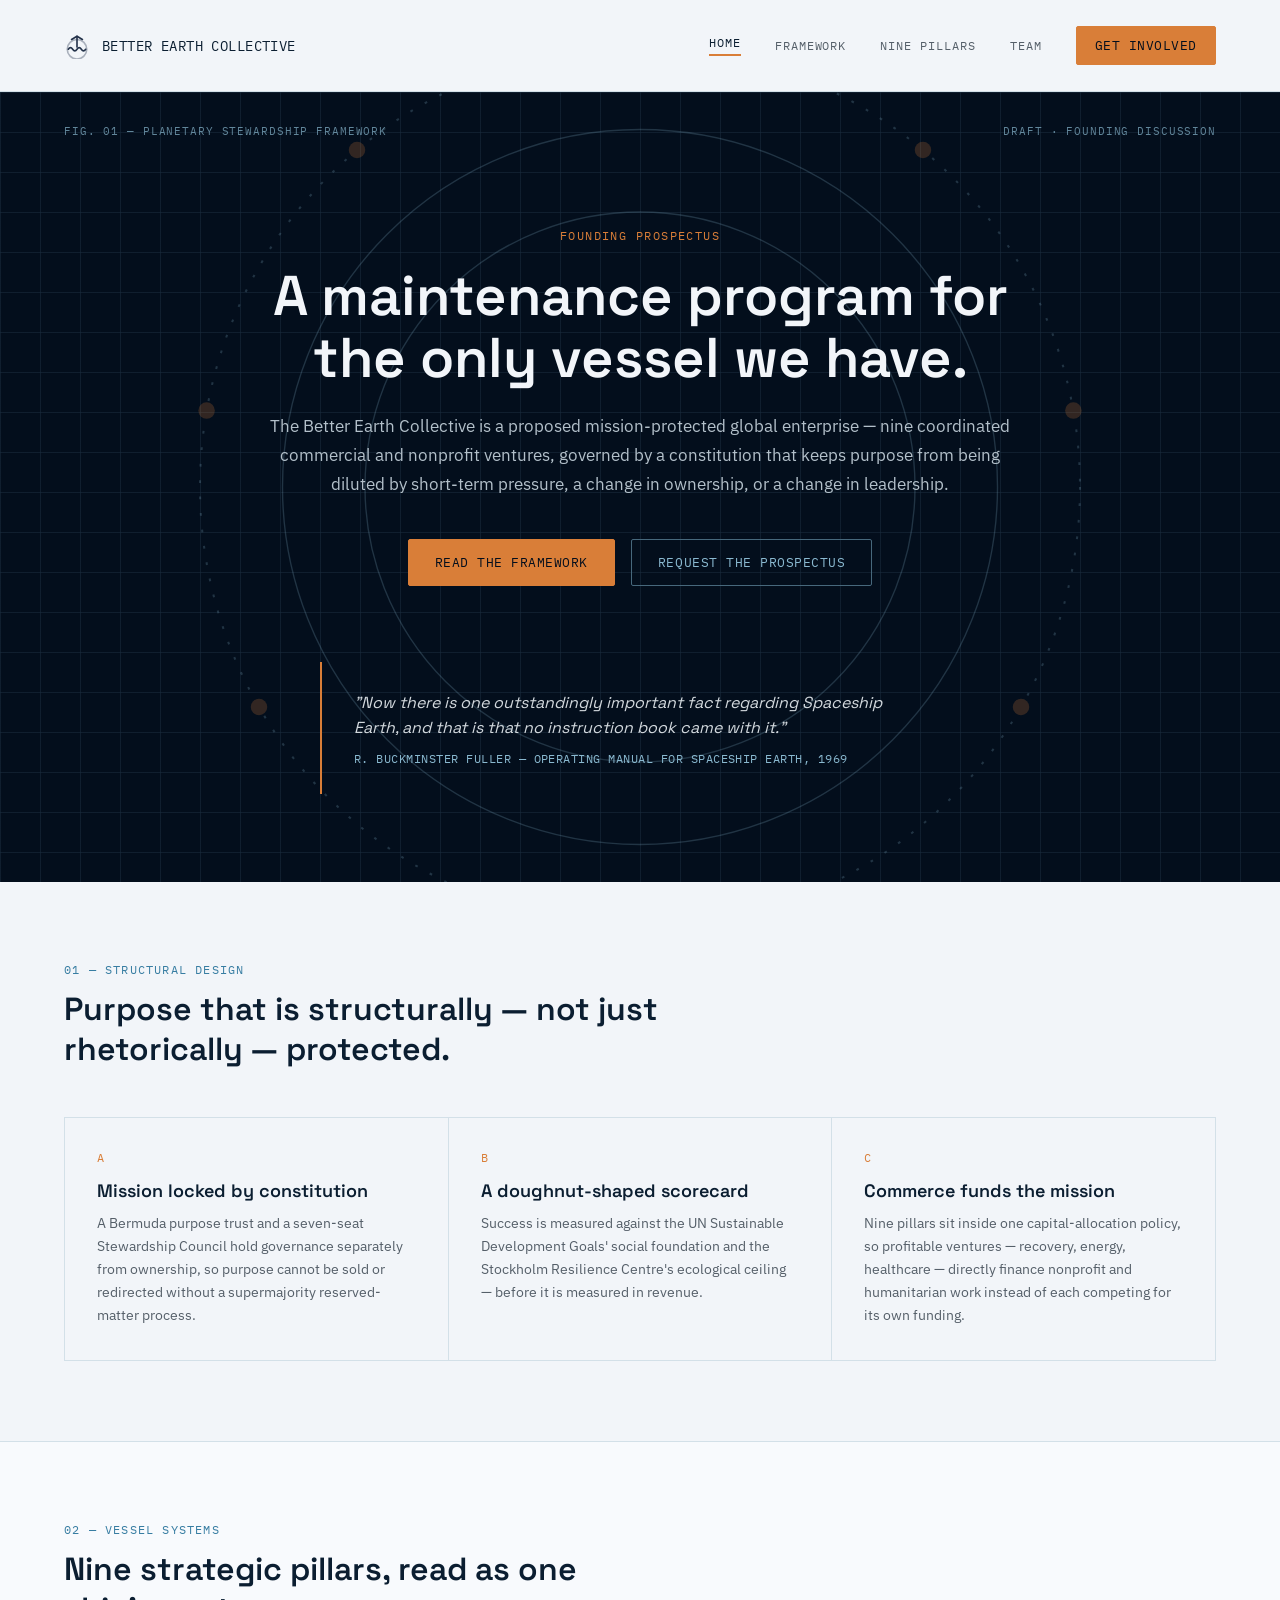
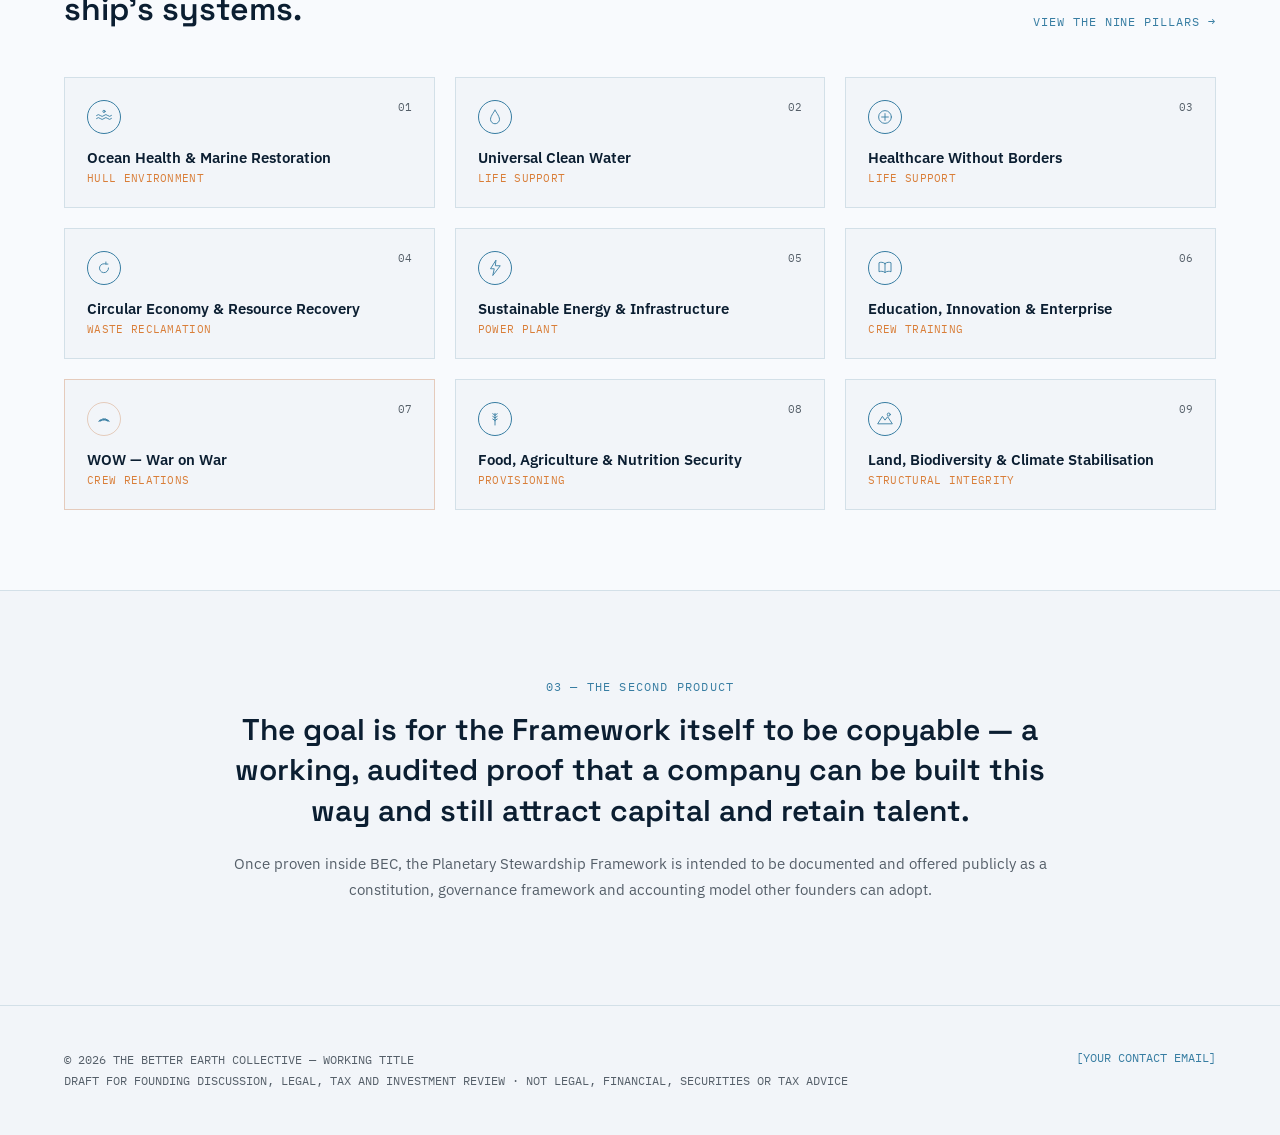
<file: index.html>
<!doctype html>
<html lang="en">
<head>
<meta charset="utf-8">
<meta name="viewport" content="width=device-width, initial-scale=1">
<title>Better Earth Collective</title>
<meta name="description" content="A founding-stage, mission-protected global enterprise governed by the Planetary Stewardship Framework.">
<link rel="stylesheet" href="https://fonts.googleapis.com/css2?family=Space+Grotesk:wght@500;600;700&family=IBM+Plex+Sans:wght@400;500&family=IBM+Plex+Mono:wght@400;500&display=swap">
<link rel="stylesheet" href="styles.css">
</head>
<body>
<div class="page">

  <nav class="nav">
    <div class="brand">
      <svg width="26" height="26" viewBox="0 0 24 24" fill="none" stroke="#23324a" stroke-width="1.5">
        <path d="M4 15 Q6 12 8 15 T12 15 T16 15 T20 15" stroke-linecap="round"/>
        <path d="M12 3 L12 13" stroke-linecap="round"/>
        <path d="M7 6 L12 3 L17 6" stroke-linecap="round" stroke-linejoin="round"/>
        <circle cx="12" cy="15" r="9" stroke-opacity="0.35"/>
      </svg>
      <span class="brand-name">BETTER EARTH COLLECTIVE</span>
    </div>
    <div class="nav-links">
      <a class="navlink active" href="index.html">Home</a>
      <a class="navlink" href="framework.html">Framework</a>
      <a class="navlink" href="pillars.html">Nine Pillars</a>
      <a class="navlink" href="team.html">Team</a>
      <a class="btn btn-primary btn-sm" href="contact.html">Get Involved</a>
    </div>
  </nav>

  <section class="hero">
    <svg viewBox="0 0 800 800" style="position:absolute;top:50%;left:50%;width:1100px;height:1100px;transform:translate(-50%,-50%);opacity:0.22;pointer-events:none;" fill="none" stroke="var(--steel-light)">
      <circle cx="400" cy="400" r="200" stroke-width="1"/>
      <circle cx="400" cy="400" r="260" stroke-width="1"/>
      <circle cx="400" cy="400" r="320" stroke-width="1.5" stroke-dasharray="2 10"/>
      <circle cx="400" cy="80" r="6" fill="var(--copper)" stroke="none"/>
      <circle cx="605.8" cy="154.9" r="6" fill="var(--copper)" stroke="none"/>
      <circle cx="715.2" cy="344.4" r="6" fill="var(--copper)" stroke="none"/>
      <circle cx="677.1" cy="560" r="6" fill="var(--copper)" stroke="none"/>
      <circle cx="509.4" cy="700.8" r="6" fill="var(--copper)" stroke="none"/>
      <circle cx="290.6" cy="700.8" r="6" fill="var(--copper)" stroke="none"/>
      <circle cx="122.9" cy="560" r="6" fill="var(--copper)" stroke="none"/>
      <circle cx="84.8" cy="344.4" r="6" fill="var(--copper)" stroke="none"/>
      <circle cx="194.2" cy="154.9" r="6" fill="var(--copper)" stroke="none"/>
    </svg>

    <div style="position:absolute;top:32px;left:64px;font-family:'IBM Plex Mono',monospace;font-size:11px;letter-spacing:0.08em;color:var(--steel-light);opacity:0.7;">FIG. 01 — PLANETARY STEWARDSHIP FRAMEWORK</div>
    <div style="position:absolute;top:32px;right:64px;font-family:'IBM Plex Mono',monospace;font-size:11px;letter-spacing:0.08em;color:var(--steel-light);opacity:0.7;">DRAFT · FOUNDING DISCUSSION</div>

    <div style="position:relative;z-index:1;max-width:760px;margin:40px auto 0;text-align:center;">
      <div class="mono" style="color:var(--copper);font-size:12px;letter-spacing:0.12em;text-transform:uppercase;margin-bottom:22px;">Founding Prospectus</div>
      <h1 class="display" style="color:var(--paper);font-size:56px;line-height:1.1;font-weight:600;margin:0 0 24px;">A maintenance program for the only vessel we have.</h1>
      <p style="color:oklch(80% 0.02 240);font-size:17px;line-height:1.7;margin:0 0 40px;">
        The Better Earth Collective is a proposed mission-protected global enterprise — nine coordinated commercial and nonprofit ventures, governed by a constitution that keeps purpose from being diluted by short-term pressure, a change in ownership, or a change in leadership.
      </p>
      <div style="display:flex;gap:16px;justify-content:center;flex-wrap:wrap;">
        <a class="btn btn-primary" href="framework.html">Read the Framework</a>
        <a class="btn btn-ghost" href="contact.html">Request the Prospectus</a>
      </div>
    </div>

    <div style="position:relative;z-index:1;max-width:640px;margin:76px auto 0;padding:28px 32px;border-left:2px solid var(--copper);">
      <p style="color:oklch(88% 0.01 240);font-style:italic;font-size:16px;line-height:1.6;margin:0 0 10px;font-family:'Space Grotesk',sans-serif;">
        "Now there is one outstandingly important fact regarding Spaceship Earth, and that is that no instruction book came with it."
      </p>
      <div class="mono" style="color:var(--steel-light);font-size:12px;letter-spacing:0.04em;">R. BUCKMINSTER FULLER — OPERATING MANUAL FOR SPACESHIP EARTH, 1969</div>
    </div>
  </section>

  <section class="section" style="padding:80px 64px;border-bottom:1px solid var(--paper-line);">
    <div class="mono" style="font-size:12px;letter-spacing:0.1em;color:var(--steel);margin-bottom:12px;">01 — STRUCTURAL DESIGN</div>
    <h2 class="display" style="font-size:32px;font-weight:600;margin:0 0 48px;max-width:680px;">Purpose that is structurally — not just rhetorically — protected.</h2>
    <div class="grid-3" style="display:grid;grid-template-columns:repeat(3, minmax(0, 1fr));gap:1px;background:var(--paper-line);border:1px solid var(--paper-line);">
      <div style="background:var(--paper);padding:32px;">
        <div class="mono" style="color:var(--copper);font-size:12px;margin-bottom:14px;">A</div>
        <h3 class="display" style="font-size:18px;font-weight:600;margin:0 0 10px;">Mission locked by constitution</h3>
        <p style="font-size:14px;line-height:1.65;color:var(--ink-soft);margin:0;">A Bermuda purpose trust and a seven-seat Stewardship Council hold governance separately from ownership, so purpose cannot be sold or redirected without a supermajority reserved-matter process.</p>
      </div>
      <div style="background:var(--paper);padding:32px;">
        <div class="mono" style="color:var(--copper);font-size:12px;margin-bottom:14px;">B</div>
        <h3 class="display" style="font-size:18px;font-weight:600;margin:0 0 10px;">A doughnut-shaped scorecard</h3>
        <p style="font-size:14px;line-height:1.65;color:var(--ink-soft);margin:0;">Success is measured against the UN Sustainable Development Goals' social foundation and the Stockholm Resilience Centre's ecological ceiling — before it is measured in revenue.</p>
      </div>
      <div style="background:var(--paper);padding:32px;">
        <div class="mono" style="color:var(--copper);font-size:12px;margin-bottom:14px;">C</div>
        <h3 class="display" style="font-size:18px;font-weight:600;margin:0 0 10px;">Commerce funds the mission</h3>
        <p style="font-size:14px;line-height:1.65;color:var(--ink-soft);margin:0;">Nine pillars sit inside one capital-allocation policy, so profitable ventures — recovery, energy, healthcare — directly finance nonprofit and humanitarian work instead of each competing for its own funding.</p>
      </div>
    </div>
  </section>

  <section class="section" style="padding:80px 64px;border-bottom:1px solid var(--paper-line);background:oklch(98.5% 0.004 250);">
    <div style="display:flex;justify-content:space-between;align-items:flex-end;margin-bottom:48px;flex-wrap:wrap;gap:16px;">
      <div>
        <div class="mono" style="font-size:12px;letter-spacing:0.1em;color:var(--steel);margin-bottom:12px;">02 — VESSEL SYSTEMS</div>
        <h2 class="display" style="font-size:32px;font-weight:600;margin:0;max-width:600px;">Nine strategic pillars, read as one ship's systems.</h2>
      </div>
      <a class="navlink" href="pillars.html" style="color:var(--steel);">View the Nine Pillars →</a>
    </div>

    <div class="grid-3" style="display:grid;grid-template-columns:repeat(3, minmax(0, 1fr));gap:20px;">

      <div style="border:1px solid var(--paper-line);background:var(--paper);padding:22px;">
        <div style="display:flex;justify-content:space-between;align-items:flex-start;margin-bottom:14px;">
          <div class="picon-sm"><svg viewBox="0 0 48 48" fill="none" stroke="currentColor" stroke-width="2.4" stroke-linecap="round" stroke-linejoin="round"><path d="M4 20 Q9 15 14 20 T24 20 T34 20 T44 20"/><path d="M4 28 Q9 23 14 28 T24 28 T34 28 T44 28"/><circle cx="24" cy="9" r="3"/></svg></div>
          <div class="mono" style="font-size:11px;color:var(--ink-soft);">01</div>
        </div>
        <h4 style="font-size:14.5px;font-weight:600;margin:0 0 4px;">Ocean Health & Marine Restoration</h4>
        <div class="mono" style="font-size:10.5px;color:var(--copper);letter-spacing:0.03em;">HULL ENVIRONMENT</div>
      </div>

      <div style="border:1px solid var(--paper-line);background:var(--paper);padding:22px;">
        <div style="display:flex;justify-content:space-between;align-items:flex-start;margin-bottom:14px;">
          <div class="picon-sm"><svg viewBox="0 0 48 48" fill="none" stroke="currentColor" stroke-width="2.4" stroke-linecap="round" stroke-linejoin="round"><path d="M24 6 C24 6 12 22 12 30 A12 12 0 0 0 36 30 C36 22 24 6 24 6 Z"/></svg></div>
          <div class="mono" style="font-size:11px;color:var(--ink-soft);">02</div>
        </div>
        <h4 style="font-size:14.5px;font-weight:600;margin:0 0 4px;">Universal Clean Water</h4>
        <div class="mono" style="font-size:10.5px;color:var(--copper);letter-spacing:0.03em;">LIFE SUPPORT</div>
      </div>

      <div style="border:1px solid var(--paper-line);background:var(--paper);padding:22px;">
        <div style="display:flex;justify-content:space-between;align-items:flex-start;margin-bottom:14px;">
          <div class="picon-sm"><svg viewBox="0 0 48 48" fill="none" stroke="currentColor" stroke-width="2.4" stroke-linecap="round" stroke-linejoin="round"><circle cx="24" cy="24" r="17"/><path d="M24 15 V33 M15 24 H33"/></svg></div>
          <div class="mono" style="font-size:11px;color:var(--ink-soft);">03</div>
        </div>
        <h4 style="font-size:14.5px;font-weight:600;margin:0 0 4px;">Healthcare Without Borders</h4>
        <div class="mono" style="font-size:10.5px;color:var(--copper);letter-spacing:0.03em;">LIFE SUPPORT</div>
      </div>

      <div style="border:1px solid var(--paper-line);background:var(--paper);padding:22px;">
        <div style="display:flex;justify-content:space-between;align-items:flex-start;margin-bottom:14px;">
          <div class="picon-sm"><svg viewBox="0 0 48 48" fill="none" stroke="currentColor" stroke-width="2.4" stroke-linecap="round" stroke-linejoin="round"><path d="M36 24 A12 12 0 1 1 29 13.5"/><path d="M29 8 L29 13.5 L34.5 13.5"/></svg></div>
          <div class="mono" style="font-size:11px;color:var(--ink-soft);">04</div>
        </div>
        <h4 style="font-size:14.5px;font-weight:600;margin:0 0 4px;">Circular Economy & Resource Recovery</h4>
        <div class="mono" style="font-size:10.5px;color:var(--copper);letter-spacing:0.03em;">WASTE RECLAMATION</div>
      </div>

      <div style="border:1px solid var(--paper-line);background:var(--paper);padding:22px;">
        <div style="display:flex;justify-content:space-between;align-items:flex-start;margin-bottom:14px;">
          <div class="picon-sm"><svg viewBox="0 0 48 48" fill="none" stroke="currentColor" stroke-width="2.4" stroke-linecap="round" stroke-linejoin="round"><path d="M26 4 L12 26 H22 L18 44 L38 18 H26 Z"/></svg></div>
          <div class="mono" style="font-size:11px;color:var(--ink-soft);">05</div>
        </div>
        <h4 style="font-size:14.5px;font-weight:600;margin:0 0 4px;">Sustainable Energy & Infrastructure</h4>
        <div class="mono" style="font-size:10.5px;color:var(--copper);letter-spacing:0.03em;">POWER PLANT</div>
      </div>

      <div style="border:1px solid var(--paper-line);background:var(--paper);padding:22px;">
        <div style="display:flex;justify-content:space-between;align-items:flex-start;margin-bottom:14px;">
          <div class="picon-sm"><svg viewBox="0 0 48 48" fill="none" stroke="currentColor" stroke-width="2.4" stroke-linecap="round" stroke-linejoin="round"><path d="M24 12 C19 8 12 8 8 10 V34 C12 32 19 32 24 36 C29 32 36 32 40 34 V10 C36 8 29 8 24 12 Z"/><path d="M24 12 V36"/></svg></div>
          <div class="mono" style="font-size:11px;color:var(--ink-soft);">06</div>
        </div>
        <h4 style="font-size:14.5px;font-weight:600;margin:0 0 4px;">Education, Innovation & Enterprise</h4>
        <div class="mono" style="font-size:10.5px;color:var(--copper);letter-spacing:0.03em;">CREW TRAINING</div>
      </div>

      <div style="border:1px solid oklch(70% 0.1 55 / 0.4);background:var(--paper);padding:22px;">
        <div style="display:flex;justify-content:space-between;align-items:flex-start;margin-bottom:14px;">
          <div class="picon-sm" style="border-color:oklch(70% 0.1 55 / 0.4);"><svg viewBox="0 0 48 48" fill="none" stroke="currentColor" stroke-width="2.4" stroke-linecap="round" stroke-linejoin="round"><path d="M10 30 C17 25 31 25 38 30"/><ellipse cx="15" cy="27.5" rx="3" ry="1.5" transform="rotate(-24 15 27.5)"/><ellipse cx="21.5" cy="25" rx="3" ry="1.5" transform="rotate(-10 21.5 25)"/><ellipse cx="27.5" cy="25" rx="3" ry="1.5" transform="rotate(10 27.5 25)"/><ellipse cx="33" cy="27.5" rx="3" ry="1.5" transform="rotate(24 33 27.5)"/></svg></div>
          <div class="mono" style="font-size:11px;color:var(--ink-soft);">07</div>
        </div>
        <h4 style="font-size:14.5px;font-weight:600;margin:0 0 4px;">WOW — War on War</h4>
        <div class="mono" style="font-size:10.5px;color:var(--copper);letter-spacing:0.03em;">CREW RELATIONS</div>
      </div>

      <div style="border:1px solid var(--paper-line);background:var(--paper);padding:22px;">
        <div style="display:flex;justify-content:space-between;align-items:flex-start;margin-bottom:14px;">
          <div class="picon-sm"><svg viewBox="0 0 48 48" fill="none" stroke="currentColor" stroke-width="2.4" stroke-linecap="round" stroke-linejoin="round"><path d="M24 40 V9"/><path d="M24 14 L18 10 M24 14 L30 10"/><path d="M24 21 L18 17 M24 21 L30 17"/><path d="M24 28 L18 24 M24 28 L30 24"/></svg></div>
          <div class="mono" style="font-size:11px;color:var(--ink-soft);">08</div>
        </div>
        <h4 style="font-size:14.5px;font-weight:600;margin:0 0 4px;">Food, Agriculture & Nutrition Security</h4>
        <div class="mono" style="font-size:10.5px;color:var(--copper);letter-spacing:0.03em;">PROVISIONING</div>
      </div>

      <div style="border:1px solid var(--paper-line);background:var(--paper);padding:22px;">
        <div style="display:flex;justify-content:space-between;align-items:flex-start;margin-bottom:14px;">
          <div class="picon-sm"><svg viewBox="0 0 48 48" fill="none" stroke="currentColor" stroke-width="2.4" stroke-linecap="round" stroke-linejoin="round"><circle cx="34" cy="12" r="4"/><path d="M5 36 L17 17 L24 27 L31 18 L43 36 Z" stroke-linejoin="round"/></svg></div>
          <div class="mono" style="font-size:11px;color:var(--ink-soft);">09</div>
        </div>
        <h4 style="font-size:14.5px;font-weight:600;margin:0 0 4px;">Land, Biodiversity & Climate Stabilisation</h4>
        <div class="mono" style="font-size:10.5px;color:var(--copper);letter-spacing:0.03em;">STRUCTURAL INTEGRITY</div>
      </div>

    </div>
  </section>

  <section class="section" style="padding:88px 64px;">
    <div style="max-width:820px;margin:0 auto;text-align:center;">
      <div class="mono" style="font-size:12px;letter-spacing:0.1em;color:var(--steel);margin-bottom:16px;">03 — THE SECOND PRODUCT</div>
      <h2 class="display" style="font-size:30px;font-weight:600;line-height:1.35;margin:0 0 20px;">The goal is for the Framework itself to be copyable — a working, audited proof that a company can be built this way and still attract capital and retain talent.</h2>
      <p style="color:var(--ink-soft);font-size:15px;line-height:1.7;">Once proven inside BEC, the Planetary Stewardship Framework is intended to be documented and offered publicly as a constitution, governance framework and accounting model other founders can adopt.</p>
    </div>
  </section>

  <footer class="footer">
    <div class="footer-legal">
      © 2026 THE BETTER EARTH COLLECTIVE — WORKING TITLE<br/>
      DRAFT FOR FOUNDING DISCUSSION, LEGAL, TAX AND INVESTMENT REVIEW · NOT LEGAL, FINANCIAL, SECURITIES OR TAX ADVICE
    </div>
    <a class="footer-contact" href="mailto:YOUR-EMAIL@example.com">[YOUR CONTACT EMAIL]</a>
  </footer>

</div>
</body>
</html>
</file>
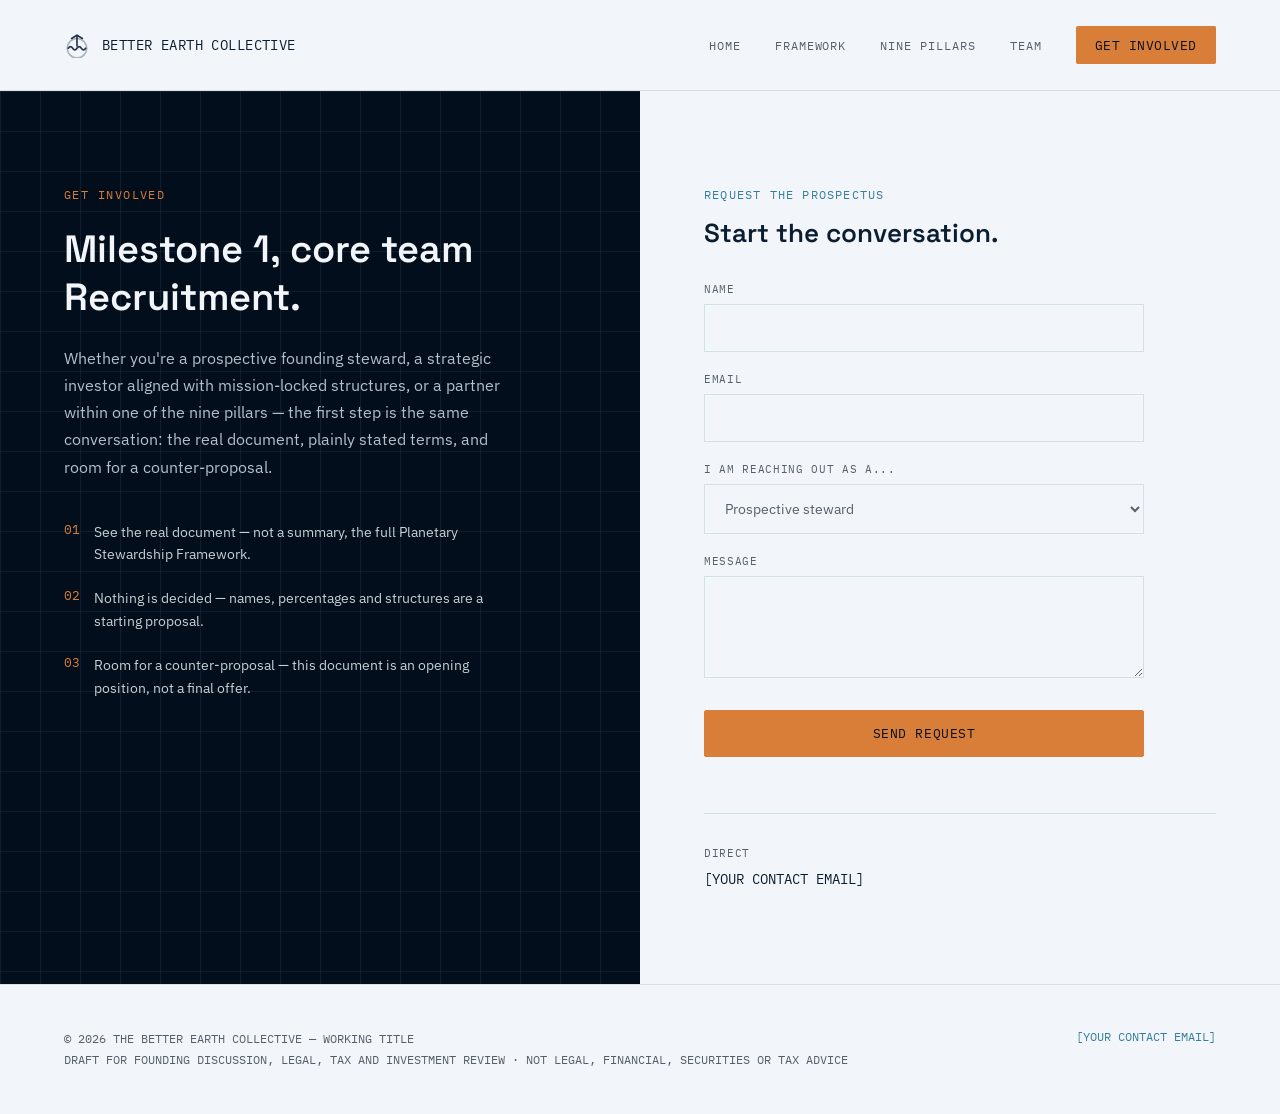
<file: contact.html>
<!doctype html>
<html lang="en">
<head>
<meta charset="utf-8">
<meta name="viewport" content="width=device-width, initial-scale=1">
<title>Get Involved — Better Earth Collective</title>
<meta name="description" content="Start a conversation with the Better Earth Collective.">
<link rel="stylesheet" href="https://fonts.googleapis.com/css2?family=Space+Grotesk:wght@500;600;700&family=IBM+Plex+Sans:wght@400;500&family=IBM+Plex+Mono:wght@400;500&display=swap">
<link rel="stylesheet" href="styles.css">
<style>
  input.field, textarea.field, select.field{width:100%;font-family:'IBM Plex Sans',sans-serif;}
  textarea.field{resize:vertical;min-height:90px;}
  .contact-grid{display:grid;grid-template-columns:1fr 1fr;}
  @media (max-width:900px){.contact-grid{grid-template-columns:1fr;}}
</style>
</head>
<body>
<div class="page">

  <nav class="nav">
    <div class="brand">
      <svg width="26" height="26" viewBox="0 0 24 24" fill="none" stroke="#23324a" stroke-width="1.5">
        <path d="M4 15 Q6 12 8 15 T12 15 T16 15 T20 15" stroke-linecap="round"/>
        <path d="M12 3 L12 13" stroke-linecap="round"/>
        <path d="M7 6 L12 3 L17 6" stroke-linecap="round" stroke-linejoin="round"/>
        <circle cx="12" cy="15" r="9" stroke-opacity="0.35"/>
      </svg>
      <span class="brand-name">BETTER EARTH COLLECTIVE</span>
    </div>
    <div class="nav-links">
      <a class="navlink" href="index.html">Home</a>
      <a class="navlink" href="framework.html">Framework</a>
      <a class="navlink" href="pillars.html">Nine Pillars</a>
      <a class="navlink" href="team.html">Team</a>
      <a class="btn btn-primary btn-sm" href="contact.html" style="border-bottom:none;">Get Involved</a>
    </div>
  </nav>

  <div class="contact-grid">

    <div class="hero" style="padding:96px 64px;">
      <div class="mono" style="color:var(--copper);font-size:12px;letter-spacing:0.12em;text-transform:uppercase;margin-bottom:24px;">Get Involved</div>
      <h1 class="display" style="color:var(--paper);font-size:38px;font-weight:600;line-height:1.25;margin:0 0 24px;max-width:440px;">Milestone 1, core team Recruitment.</h1>
      <p style="color:oklch(80% 0.02 240);font-size:15.5px;line-height:1.75;max-width:440px;margin:0 0 40px;">Whether you're a prospective founding steward, a strategic investor aligned with mission-locked structures, or a partner within one of the nine pillars — the first step is the same conversation: the real document, plainly stated terms, and room for a counter-proposal.</p>

      <div style="display:flex;flex-direction:column;gap:22px;max-width:440px;">
        <div style="display:flex;gap:14px;">
          <div class="mono" style="color:var(--copper);font-size:13px;">01</div>
          <div style="color:oklch(85% 0.01 240);font-size:14px;line-height:1.6;">See the real document — not a summary, the full Planetary Stewardship Framework.</div>
        </div>
        <div style="display:flex;gap:14px;">
          <div class="mono" style="color:var(--copper);font-size:13px;">02</div>
          <div style="color:oklch(85% 0.01 240);font-size:14px;line-height:1.6;">Nothing is decided — names, percentages and structures are a starting proposal.</div>
        </div>
        <div style="display:flex;gap:14px;">
          <div class="mono" style="color:var(--copper);font-size:13px;">03</div>
          <div style="color:oklch(85% 0.01 240);font-size:14px;line-height:1.6;">Room for a counter-proposal — this document is an opening position, not a final offer.</div>
        </div>
      </div>
    </div>

    <div style="padding:96px 64px;">
      <div class="mono" style="font-size:12px;letter-spacing:0.1em;color:var(--steel);margin-bottom:14px;">REQUEST THE PROSPECTUS</div>
      <h2 class="display" style="font-size:26px;font-weight:600;margin:0 0 32px;">Start the conversation.</h2>

      <!--
        This form has no backend on GitHub Pages (which only serves static files).
        Two easy options once this is live:
          1. Leave the mailto: action below — it opens the visitor's email client instead of submitting silently.
          2. For a real inbox + submissions table, swap the <form> action for a service like
             Formspree or Netlify Forms (both have a generous free tier and a two-line setup).
      -->
      <form action="mailto:YOUR-EMAIL@example.com" method="post" enctype="text/plain" style="display:flex;flex-direction:column;gap:20px;max-width:440px;">
        <div>
          <label class="label" for="name">Name</label>
          <input class="field" type="text" id="name" name="name" required>
        </div>
        <div>
          <label class="label" for="email">Email</label>
          <input class="field" type="email" id="email" name="email" required>
        </div>
        <div>
          <label class="label" for="role">I am reaching out as a...</label>
          <select class="field" id="role" name="role">
            <option>Prospective steward</option>
            <option>Investor</option>
            <option>Partner</option>
            <option>Other</option>
          </select>
        </div>
        <div>
          <label class="label" for="message">Message</label>
          <textarea class="field" id="message" name="message" rows="4" required></textarea>
        </div>
        <button class="btn btn-primary" type="submit" style="justify-content:center;margin-top:8px;">Send Request</button>
      </form>

      <div style="margin-top:56px;padding-top:32px;border-top:1px solid var(--paper-line);">
        <span class="label">Direct</span>
        <a class="mono" href="mailto:YOUR-EMAIL@example.com" style="font-size:14px;color:var(--navy);">[YOUR CONTACT EMAIL]</a>
      </div>
    </div>

  </div>

  <footer class="footer">
    <div class="footer-legal">
      © 2026 THE BETTER EARTH COLLECTIVE — WORKING TITLE<br/>
      DRAFT FOR FOUNDING DISCUSSION, LEGAL, TAX AND INVESTMENT REVIEW · NOT LEGAL, FINANCIAL, SECURITIES OR TAX ADVICE
    </div>
    <a class="footer-contact" href="mailto:YOUR-EMAIL@example.com">[YOUR CONTACT EMAIL]</a>
  </footer>

</div>
</body>
</html>
</file>
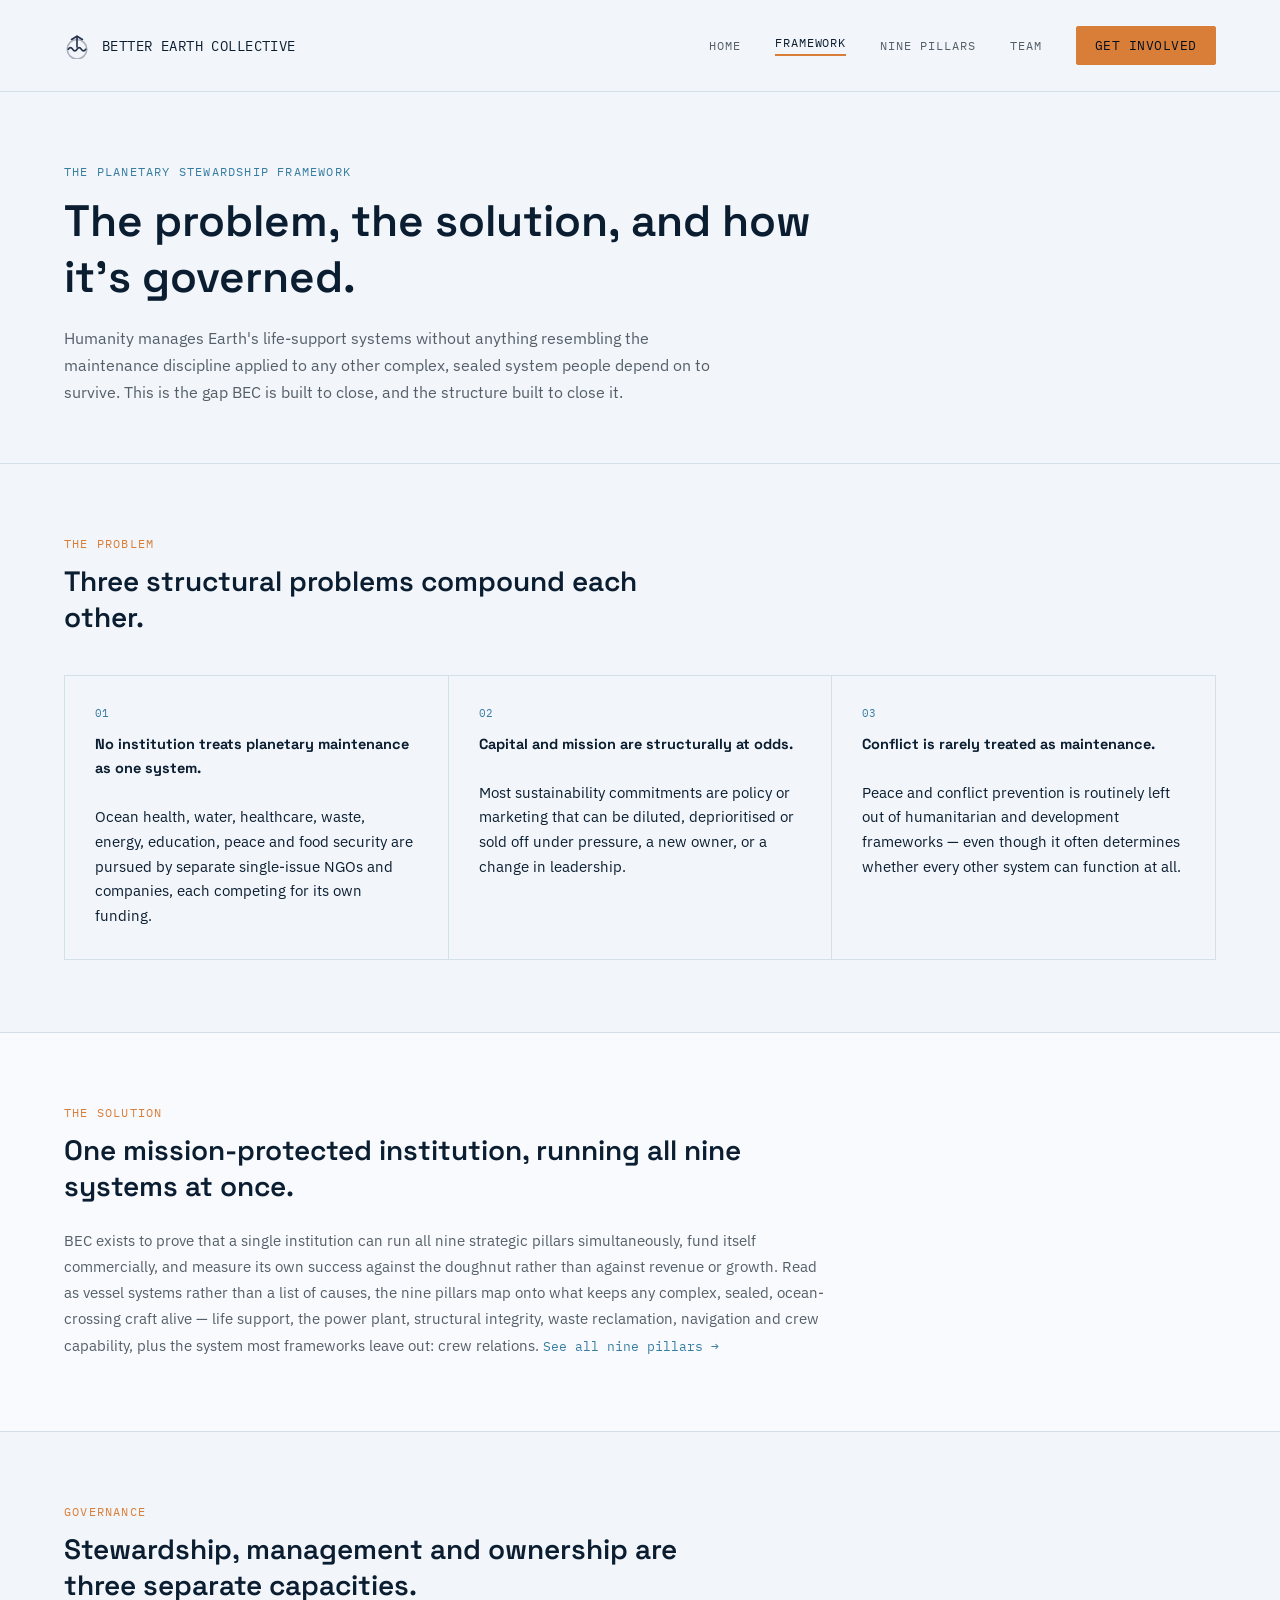
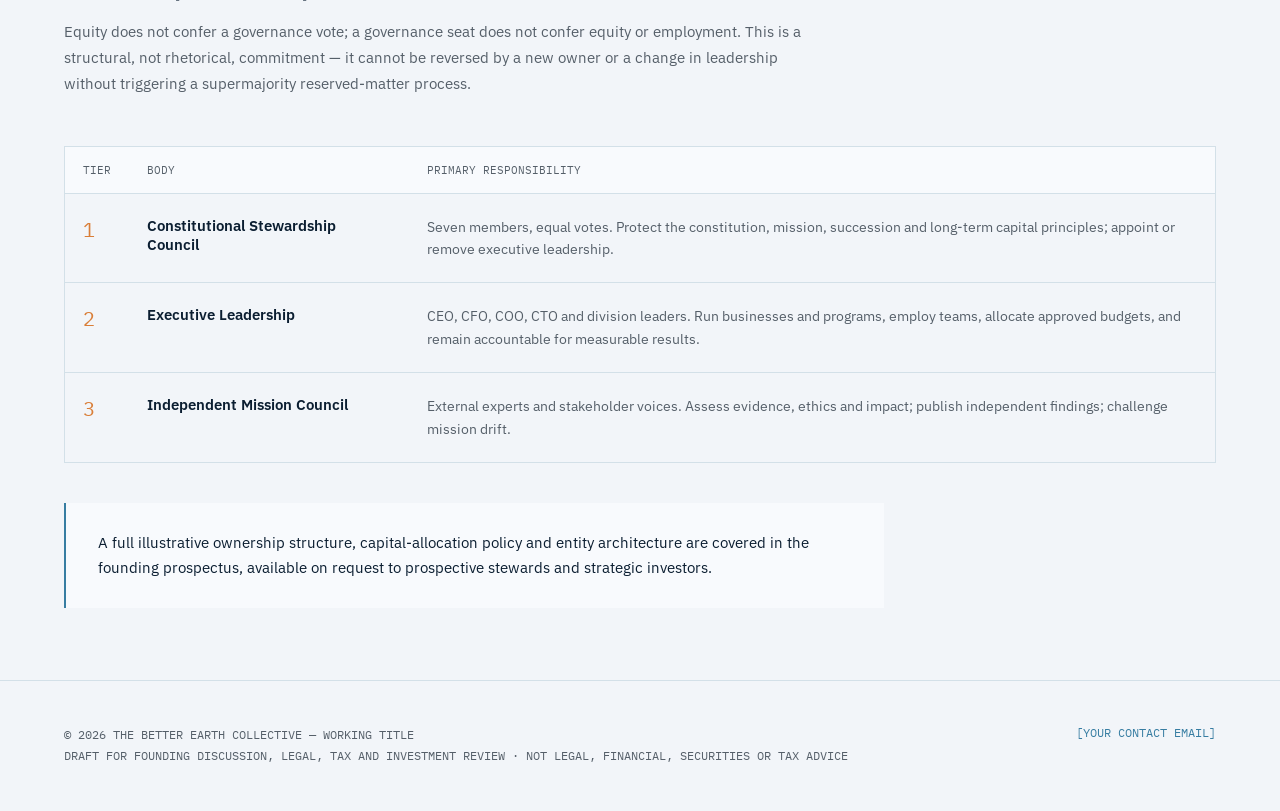
<file: framework.html>
<!doctype html>
<html lang="en">
<head>
<meta charset="utf-8">
<meta name="viewport" content="width=device-width, initial-scale=1">
<title>Framework — Better Earth Collective</title>
<meta name="description" content="The problem, the solution, and how the Better Earth Collective is governed.">
<link rel="stylesheet" href="https://fonts.googleapis.com/css2?family=Space+Grotesk:wght@500;600;700&family=IBM+Plex+Sans:wght@400;500&family=IBM+Plex+Mono:wght@400;500&display=swap">
<link rel="stylesheet" href="styles.css">
</head>
<body>
<div class="page">

  <nav class="nav">
    <div class="brand">
      <svg width="26" height="26" viewBox="0 0 24 24" fill="none" stroke="#23324a" stroke-width="1.5">
        <path d="M4 15 Q6 12 8 15 T12 15 T16 15 T20 15" stroke-linecap="round"/>
        <path d="M12 3 L12 13" stroke-linecap="round"/>
        <path d="M7 6 L12 3 L17 6" stroke-linecap="round" stroke-linejoin="round"/>
        <circle cx="12" cy="15" r="9" stroke-opacity="0.35"/>
      </svg>
      <span class="brand-name">BETTER EARTH COLLECTIVE</span>
    </div>
    <div class="nav-links">
      <a class="navlink" href="index.html">Home</a>
      <a class="navlink active" href="framework.html">Framework</a>
      <a class="navlink" href="pillars.html">Nine Pillars</a>
      <a class="navlink" href="team.html">Team</a>
      <a class="btn btn-primary btn-sm" href="contact.html">Get Involved</a>
    </div>
  </nav>

  <section class="section" style="padding:72px 64px 56px;border-bottom:1px solid var(--paper-line);">
    <div class="mono" style="font-size:12px;letter-spacing:0.1em;color:var(--steel);margin-bottom:14px;">THE PLANETARY STEWARDSHIP FRAMEWORK</div>
    <h1 class="display" style="font-size:44px;font-weight:600;margin:0 0 20px;max-width:760px;">The problem, the solution, and how it's governed.</h1>
    <p style="font-size:16px;line-height:1.7;color:var(--ink-soft);max-width:680px;margin:0;">Humanity manages Earth's life-support systems without anything resembling the maintenance discipline applied to any other complex, sealed system people depend on to survive. This is the gap BEC is built to close, and the structure built to close it.</p>
  </section>

  <section class="section" style="padding:72px 64px;border-bottom:1px solid var(--paper-line);">
    <div class="mono" style="font-size:12px;letter-spacing:0.1em;color:var(--copper);margin-bottom:12px;">THE PROBLEM</div>
    <h2 class="display" style="font-size:28px;font-weight:600;margin:0 0 40px;max-width:640px;">Three structural problems compound each other.</h2>
    <div class="grid-3" style="display:grid;grid-template-columns:repeat(3, minmax(0,1fr));gap:1px;background:var(--paper-line);border:1px solid var(--paper-line);">
      <div style="background:var(--paper);padding:30px;">
        <div class="mono" style="font-size:11px;color:var(--steel);margin-bottom:12px;">01</div>
        <p style="font-size:14.5px;line-height:1.7;margin:0;"><strong style="font-family:'Space Grotesk',sans-serif;">No institution treats planetary maintenance as one system.</strong><br/><br/>Ocean health, water, healthcare, waste, energy, education, peace and food security are pursued by separate single-issue NGOs and companies, each competing for its own funding.</p>
      </div>
      <div style="background:var(--paper);padding:30px;">
        <div class="mono" style="font-size:11px;color:var(--steel);margin-bottom:12px;">02</div>
        <p style="font-size:14.5px;line-height:1.7;margin:0;"><strong style="font-family:'Space Grotesk',sans-serif;">Capital and mission are structurally at odds.</strong><br/><br/>Most sustainability commitments are policy or marketing that can be diluted, deprioritised or sold off under pressure, a new owner, or a change in leadership.</p>
      </div>
      <div style="background:var(--paper);padding:30px;">
        <div class="mono" style="font-size:11px;color:var(--steel);margin-bottom:12px;">03</div>
        <p style="font-size:14.5px;line-height:1.7;margin:0;"><strong style="font-family:'Space Grotesk',sans-serif;">Conflict is rarely treated as maintenance.</strong><br/><br/>Peace and conflict prevention is routinely left out of humanitarian and development frameworks — even though it often determines whether every other system can function at all.</p>
      </div>
    </div>
  </section>

  <section class="section" style="padding:72px 64px;border-bottom:1px solid var(--paper-line);background:oklch(98.5% 0.004 250);">
    <div class="mono" style="font-size:12px;letter-spacing:0.1em;color:var(--copper);margin-bottom:12px;">THE SOLUTION</div>
    <h2 class="display" style="font-size:28px;font-weight:600;margin:0 0 24px;max-width:680px;">One mission-protected institution, running all nine systems at once.</h2>
    <p style="font-size:15px;line-height:1.75;color:var(--ink-soft);max-width:760px;margin:0;">BEC exists to prove that a single institution can run all nine strategic pillars simultaneously, fund itself commercially, and measure its own success against the doughnut rather than against revenue or growth. Read as vessel systems rather than a list of causes, the nine pillars map onto what keeps any complex, sealed, ocean-crossing craft alive — life support, the power plant, structural integrity, waste reclamation, navigation and crew capability, plus the system most frameworks leave out: crew relations. <a href="pillars.html" style="font-family:'IBM Plex Mono',monospace;font-size:13px;">See all nine pillars →</a></p>
  </section>

  <section class="section" style="padding:72px 64px;">
    <div class="mono" style="font-size:12px;letter-spacing:0.1em;color:var(--copper);margin-bottom:12px;">GOVERNANCE</div>
    <h2 class="display" style="font-size:28px;font-weight:600;margin:0 0 16px;max-width:680px;">Stewardship, management and ownership are three separate capacities.</h2>
    <p style="font-size:15px;line-height:1.75;color:var(--ink-soft);max-width:760px;margin:0 0 48px;">Equity does not confer a governance vote; a governance seat does not confer equity or employment. This is a structural, not rhetorical, commitment — it cannot be reversed by a new owner or a change in leadership without triggering a supermajority reserved-matter process.</p>

    <div style="border:1px solid var(--paper-line);overflow-x:auto;">
      <div style="min-width:700px;">
        <div style="display:grid;grid-template-columns:64px 280px 1fr;border-bottom:1px solid var(--paper-line);background:oklch(98.5% 0.004 250);">
          <div class="mono" style="padding:16px 18px;font-size:11px;color:var(--ink-soft);">TIER</div>
          <div class="mono" style="padding:16px 18px;font-size:11px;color:var(--ink-soft);">BODY</div>
          <div class="mono" style="padding:16px 18px;font-size:11px;color:var(--ink-soft);">PRIMARY RESPONSIBILITY</div>
        </div>
        <div style="display:grid;grid-template-columns:64px 280px 1fr;border-bottom:1px solid var(--paper-line);">
          <div class="mono" style="padding:22px 18px;font-size:20px;color:var(--copper);">1</div>
          <div style="padding:22px 18px;font-size:14.5px;font-weight:600;">Constitutional Stewardship Council</div>
          <div style="padding:22px 18px;font-size:14px;line-height:1.6;color:var(--ink-soft);">Seven members, equal votes. Protect the constitution, mission, succession and long-term capital principles; appoint or remove executive leadership.</div>
        </div>
        <div style="display:grid;grid-template-columns:64px 280px 1fr;border-bottom:1px solid var(--paper-line);">
          <div class="mono" style="padding:22px 18px;font-size:20px;color:var(--copper);">2</div>
          <div style="padding:22px 18px;font-size:14.5px;font-weight:600;">Executive Leadership</div>
          <div style="padding:22px 18px;font-size:14px;line-height:1.6;color:var(--ink-soft);">CEO, CFO, COO, CTO and division leaders. Run businesses and programs, employ teams, allocate approved budgets, and remain accountable for measurable results.</div>
        </div>
        <div style="display:grid;grid-template-columns:64px 280px 1fr;">
          <div class="mono" style="padding:22px 18px;font-size:20px;color:var(--copper);">3</div>
          <div style="padding:22px 18px;font-size:14.5px;font-weight:600;">Independent Mission Council</div>
          <div style="padding:22px 18px;font-size:14px;line-height:1.6;color:var(--ink-soft);">External experts and stakeholder voices. Assess evidence, ethics and impact; publish independent findings; challenge mission drift.</div>
        </div>
      </div>
    </div>

    <div style="margin-top:40px;padding:28px 32px;border-left:2px solid var(--steel);background:oklch(98.5% 0.004 250);max-width:820px;">
      <p style="font-size:14.5px;line-height:1.7;color:var(--navy);margin:0;">A full illustrative ownership structure, capital-allocation policy and entity architecture are covered in the founding prospectus, available on request to prospective stewards and strategic investors.</p>
    </div>
  </section>

  <footer class="footer">
    <div class="footer-legal">
      © 2026 THE BETTER EARTH COLLECTIVE — WORKING TITLE<br/>
      DRAFT FOR FOUNDING DISCUSSION, LEGAL, TAX AND INVESTMENT REVIEW · NOT LEGAL, FINANCIAL, SECURITIES OR TAX ADVICE
    </div>
    <a class="footer-contact" href="mailto:YOUR-EMAIL@example.com">[YOUR CONTACT EMAIL]</a>
  </footer>

</div>
</body>
</html>
</file>
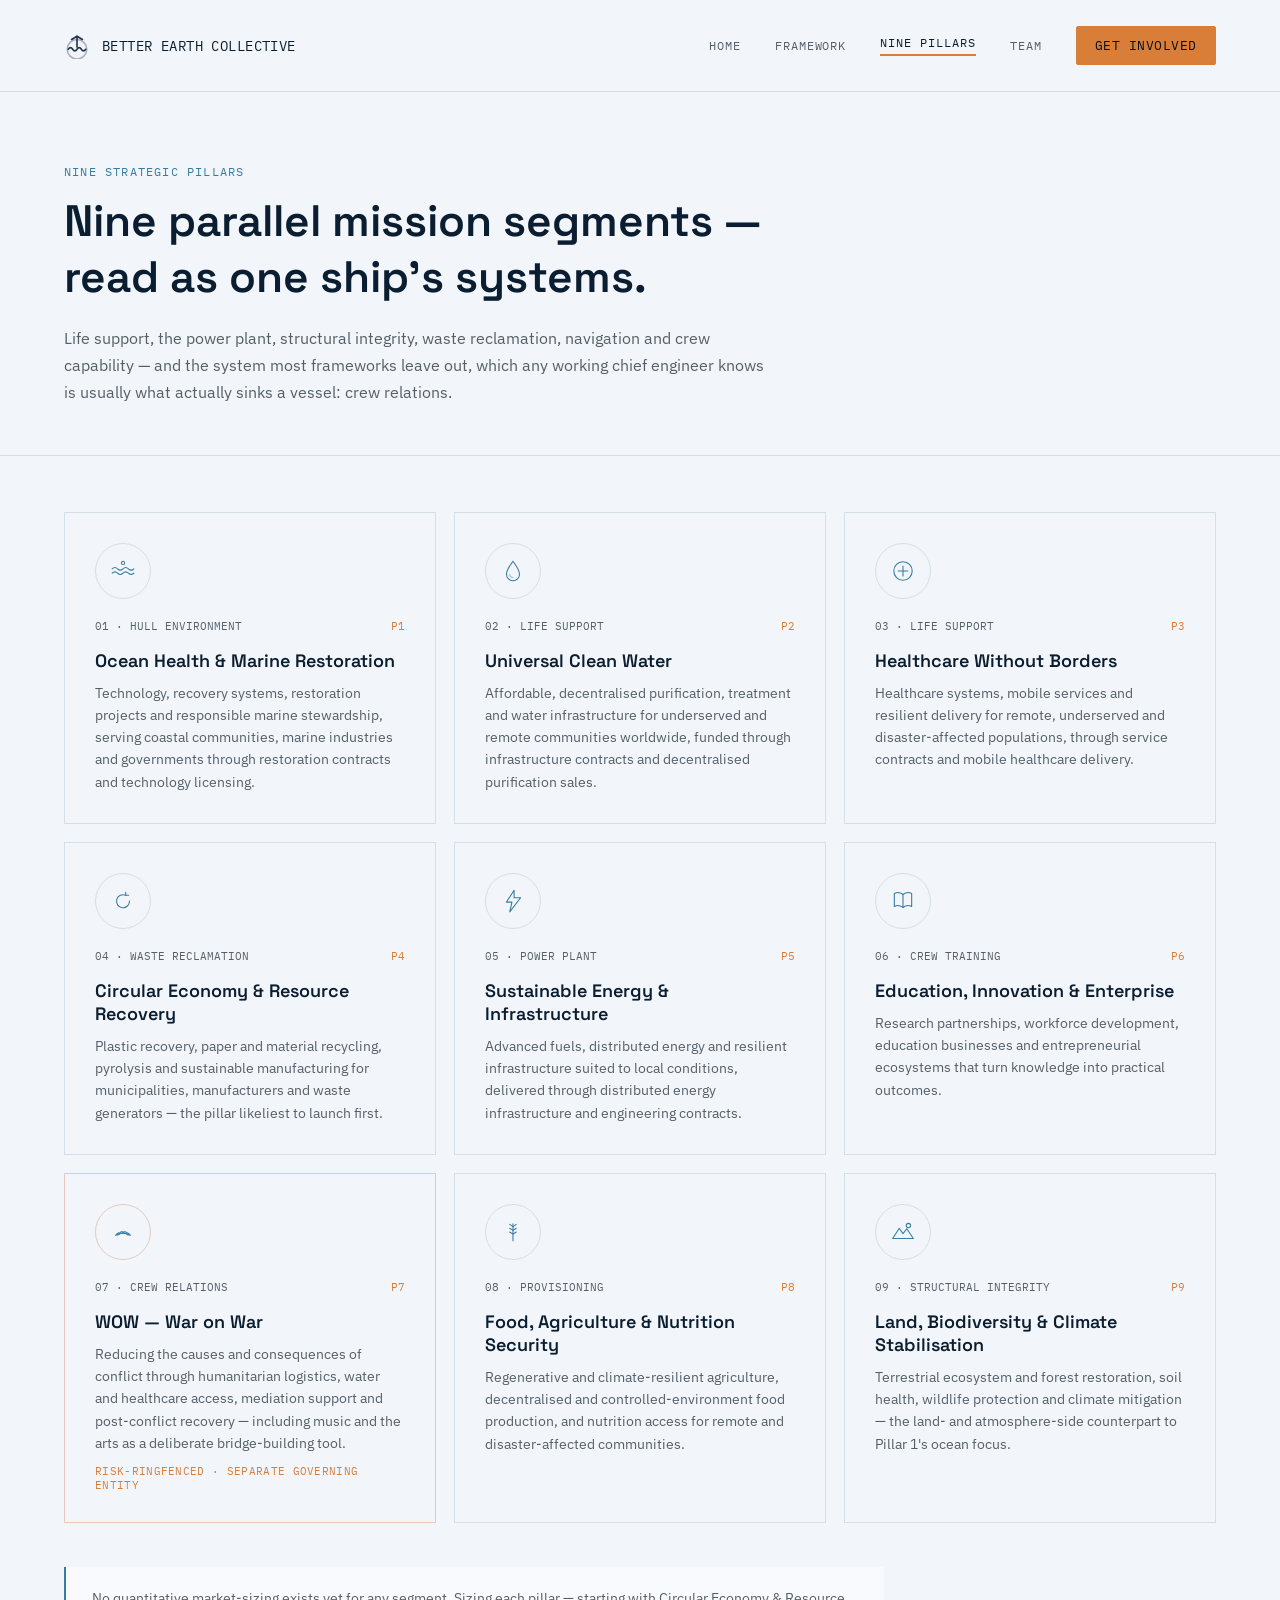
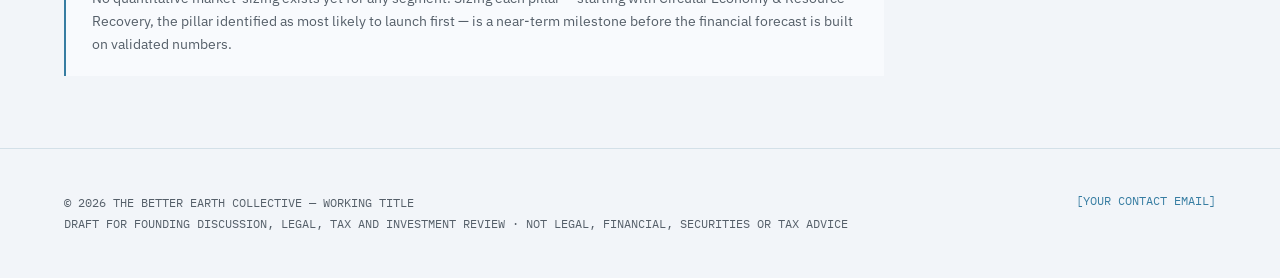
<file: pillars.html>
<!doctype html>
<html lang="en">
<head>
<meta charset="utf-8">
<meta name="viewport" content="width=device-width, initial-scale=1">
<title>Nine Pillars — Better Earth Collective</title>
<meta name="description" content="Nine parallel mission segments, read as one ship's systems.">
<link rel="stylesheet" href="https://fonts.googleapis.com/css2?family=Space+Grotesk:wght@500;600;700&family=IBM+Plex+Sans:wght@400;500&family=IBM+Plex+Mono:wght@400;500&display=swap">
<link rel="stylesheet" href="styles.css">
</head>
<body>
<div class="page">

  <nav class="nav">
    <div class="brand">
      <svg width="26" height="26" viewBox="0 0 24 24" fill="none" stroke="#23324a" stroke-width="1.5">
        <path d="M4 15 Q6 12 8 15 T12 15 T16 15 T20 15" stroke-linecap="round"/>
        <path d="M12 3 L12 13" stroke-linecap="round"/>
        <path d="M7 6 L12 3 L17 6" stroke-linecap="round" stroke-linejoin="round"/>
        <circle cx="12" cy="15" r="9" stroke-opacity="0.35"/>
      </svg>
      <span class="brand-name">BETTER EARTH COLLECTIVE</span>
    </div>
    <div class="nav-links">
      <a class="navlink" href="index.html">Home</a>
      <a class="navlink" href="framework.html">Framework</a>
      <a class="navlink active" href="pillars.html">Nine Pillars</a>
      <a class="navlink" href="team.html">Team</a>
      <a class="btn btn-primary btn-sm" href="contact.html">Get Involved</a>
    </div>
  </nav>

  <section class="section" style="padding:72px 64px 48px;border-bottom:1px solid var(--paper-line);">
    <div class="mono" style="font-size:12px;letter-spacing:0.1em;color:var(--steel);margin-bottom:14px;">NINE STRATEGIC PILLARS</div>
    <h1 class="display" style="font-size:44px;font-weight:600;margin:0 0 20px;max-width:780px;">Nine parallel mission segments — read as one ship's systems.</h1>
    <p style="font-size:16px;line-height:1.7;color:var(--ink-soft);max-width:700px;margin:0;">Life support, the power plant, structural integrity, waste reclamation, navigation and crew capability — and the system most frameworks leave out, which any working chief engineer knows is usually what actually sinks a vessel: crew relations.</p>
  </section>

  <section class="section" style="padding:56px 64px 20px;">
    <div class="grid-3" style="display:grid;grid-template-columns:repeat(3, minmax(0,1fr));gap:18px;">

      <div class="pcard">
        <div class="picon"><svg viewBox="0 0 48 48" fill="none" stroke="currentColor" stroke-width="2" stroke-linecap="round" stroke-linejoin="round">
          <path d="M4 20 Q9 15 14 20 T24 20 T34 20 T44 20"/>
          <path d="M4 28 Q9 23 14 28 T24 28 T34 28 T44 28"/>
          <circle cx="24" cy="9" r="3"/>
        </svg></div>
        <div style="display:flex;justify-content:space-between;margin-bottom:16px;"><span class="mono" style="font-size:11px;color:var(--ink-soft);">01 · HULL ENVIRONMENT</span><span class="mono" style="color:var(--copper);font-size:11px;">P1</span></div>
        <h3 class="display" style="font-size:18px;font-weight:600;margin:0 0 10px;">Ocean Health & Marine Restoration</h3>
        <p style="font-size:13.5px;line-height:1.65;color:var(--ink-soft);margin:0;">Technology, recovery systems, restoration projects and responsible marine stewardship, serving coastal communities, marine industries and governments through restoration contracts and technology licensing.</p>
      </div>

      <div class="pcard">
        <div class="picon"><svg viewBox="0 0 48 48" fill="none" stroke="currentColor" stroke-width="2" stroke-linecap="round" stroke-linejoin="round">
          <path d="M24 6 C24 6 12 22 12 30 A12 12 0 0 0 36 30 C36 22 24 6 24 6 Z"/>
          <path d="M18 30 A6 6 0 0 0 24 36" stroke-opacity="0.5"/>
        </svg></div>
        <div style="display:flex;justify-content:space-between;margin-bottom:16px;"><span class="mono" style="font-size:11px;color:var(--ink-soft);">02 · LIFE SUPPORT</span><span class="mono" style="color:var(--copper);font-size:11px;">P2</span></div>
        <h3 class="display" style="font-size:18px;font-weight:600;margin:0 0 10px;">Universal Clean Water</h3>
        <p style="font-size:13.5px;line-height:1.65;color:var(--ink-soft);margin:0;">Affordable, decentralised purification, treatment and water infrastructure for underserved and remote communities worldwide, funded through infrastructure contracts and decentralised purification sales.</p>
      </div>

      <div class="pcard">
        <div class="picon"><svg viewBox="0 0 48 48" fill="none" stroke="currentColor" stroke-width="2" stroke-linecap="round" stroke-linejoin="round">
          <circle cx="24" cy="24" r="17"/>
          <path d="M24 15 V33 M15 24 H33"/>
        </svg></div>
        <div style="display:flex;justify-content:space-between;margin-bottom:16px;"><span class="mono" style="font-size:11px;color:var(--ink-soft);">03 · LIFE SUPPORT</span><span class="mono" style="color:var(--copper);font-size:11px;">P3</span></div>
        <h3 class="display" style="font-size:18px;font-weight:600;margin:0 0 10px;">Healthcare Without Borders</h3>
        <p style="font-size:13.5px;line-height:1.65;color:var(--ink-soft);margin:0;">Healthcare systems, mobile services and resilient delivery for remote, underserved and disaster-affected populations, through service contracts and mobile healthcare delivery.</p>
      </div>

      <div class="pcard">
        <div class="picon"><svg viewBox="0 0 48 48" fill="none" stroke="currentColor" stroke-width="2" stroke-linecap="round" stroke-linejoin="round">
          <path d="M36 24 A12 12 0 1 1 29 13.5"/>
          <path d="M29 8 L29 13.5 L34.5 13.5"/>
        </svg></div>
        <div style="display:flex;justify-content:space-between;margin-bottom:16px;"><span class="mono" style="font-size:11px;color:var(--ink-soft);">04 · WASTE RECLAMATION</span><span class="mono" style="color:var(--copper);font-size:11px;">P4</span></div>
        <h3 class="display" style="font-size:18px;font-weight:600;margin:0 0 10px;">Circular Economy & Resource Recovery</h3>
        <p style="font-size:13.5px;line-height:1.65;color:var(--ink-soft);margin:0;">Plastic recovery, paper and material recycling, pyrolysis and sustainable manufacturing for municipalities, manufacturers and waste generators — the pillar likeliest to launch first.</p>
      </div>

      <div class="pcard">
        <div class="picon"><svg viewBox="0 0 48 48" fill="none" stroke="currentColor" stroke-width="2" stroke-linecap="round" stroke-linejoin="round">
          <path d="M26 4 L12 26 H22 L18 44 L38 18 H26 Z"/>
        </svg></div>
        <div style="display:flex;justify-content:space-between;margin-bottom:16px;"><span class="mono" style="font-size:11px;color:var(--ink-soft);">05 · POWER PLANT</span><span class="mono" style="color:var(--copper);font-size:11px;">P5</span></div>
        <h3 class="display" style="font-size:18px;font-weight:600;margin:0 0 10px;">Sustainable Energy & Infrastructure</h3>
        <p style="font-size:13.5px;line-height:1.65;color:var(--ink-soft);margin:0;">Advanced fuels, distributed energy and resilient infrastructure suited to local conditions, delivered through distributed energy infrastructure and engineering contracts.</p>
      </div>

      <div class="pcard">
        <div class="picon"><svg viewBox="0 0 48 48" fill="none" stroke="currentColor" stroke-width="2" stroke-linecap="round" stroke-linejoin="round">
          <path d="M24 12 C19 8 12 8 8 10 V34 C12 32 19 32 24 36 C29 32 36 32 40 34 V10 C36 8 29 8 24 12 Z"/>
          <path d="M24 12 V36"/>
        </svg></div>
        <div style="display:flex;justify-content:space-between;margin-bottom:16px;"><span class="mono" style="font-size:11px;color:var(--ink-soft);">06 · CREW TRAINING</span><span class="mono" style="color:var(--copper);font-size:11px;">P6</span></div>
        <h3 class="display" style="font-size:18px;font-weight:600;margin:0 0 10px;">Education, Innovation & Enterprise</h3>
        <p style="font-size:13.5px;line-height:1.65;color:var(--ink-soft);margin:0;">Research partnerships, workforce development, education businesses and entrepreneurial ecosystems that turn knowledge into practical outcomes.</p>
      </div>

      <div class="pcard" style="border-color:oklch(70% 0.1 55 / 0.4);">
        <div class="picon" style="border-color:oklch(70% 0.1 55 / 0.4);"><svg viewBox="0 0 48 48" fill="none" stroke="currentColor" stroke-width="2" stroke-linecap="round" stroke-linejoin="round">
          <path d="M10 30 C17 25 31 25 38 30"/>
          <ellipse cx="15" cy="27.5" rx="3" ry="1.5" transform="rotate(-24 15 27.5)"/>
          <ellipse cx="21.5" cy="25" rx="3" ry="1.5" transform="rotate(-10 21.5 25)"/>
          <ellipse cx="27.5" cy="25" rx="3" ry="1.5" transform="rotate(10 27.5 25)"/>
          <ellipse cx="33" cy="27.5" rx="3" ry="1.5" transform="rotate(24 33 27.5)"/>
        </svg></div>
        <div style="display:flex;justify-content:space-between;margin-bottom:16px;"><span class="mono" style="font-size:11px;color:var(--ink-soft);">07 · CREW RELATIONS</span><span class="mono" style="color:var(--copper);font-size:11px;">P7</span></div>
        <h3 class="display" style="font-size:18px;font-weight:600;margin:0 0 10px;">WOW — War on War</h3>
        <p style="font-size:13.5px;line-height:1.65;color:var(--ink-soft);margin:0 0 10px;">Reducing the causes and consequences of conflict through humanitarian logistics, water and healthcare access, mediation support and post-conflict recovery — including music and the arts as a deliberate bridge-building tool.</p>
        <div class="mono" style="font-size:10.5px;color:var(--copper);letter-spacing:0.03em;">RISK-RINGFENCED · SEPARATE GOVERNING ENTITY</div>
      </div>

      <div class="pcard">
        <div class="picon"><svg viewBox="0 0 48 48" fill="none" stroke="currentColor" stroke-width="2" stroke-linecap="round" stroke-linejoin="round">
          <path d="M24 40 V9"/>
          <path d="M24 14 L18 10 M24 14 L30 10"/>
          <path d="M24 21 L18 17 M24 21 L30 17"/>
          <path d="M24 28 L18 24 M24 28 L30 24"/>
        </svg></div>
        <div style="display:flex;justify-content:space-between;margin-bottom:16px;"><span class="mono" style="font-size:11px;color:var(--ink-soft);">08 · PROVISIONING</span><span class="mono" style="color:var(--copper);font-size:11px;">P8</span></div>
        <h3 class="display" style="font-size:18px;font-weight:600;margin:0 0 10px;">Food, Agriculture & Nutrition Security</h3>
        <p style="font-size:13.5px;line-height:1.65;color:var(--ink-soft);margin:0;">Regenerative and climate-resilient agriculture, decentralised and controlled-environment food production, and nutrition access for remote and disaster-affected communities.</p>
      </div>

      <div class="pcard">
        <div class="picon"><svg viewBox="0 0 48 48" fill="none" stroke="currentColor" stroke-width="2" stroke-linecap="round" stroke-linejoin="round">
          <circle cx="34" cy="12" r="4"/>
          <path d="M5 36 L17 17 L24 27 L31 18 L43 36 Z" stroke-linejoin="round"/>
        </svg></div>
        <div style="display:flex;justify-content:space-between;margin-bottom:16px;"><span class="mono" style="font-size:11px;color:var(--ink-soft);">09 · STRUCTURAL INTEGRITY</span><span class="mono" style="color:var(--copper);font-size:11px;">P9</span></div>
        <h3 class="display" style="font-size:18px;font-weight:600;margin:0 0 10px;">Land, Biodiversity & Climate Stabilisation</h3>
        <p style="font-size:13.5px;line-height:1.65;color:var(--ink-soft);margin:0;">Terrestrial ecosystem and forest restoration, soil health, wildlife protection and climate mitigation — the land- and atmosphere-side counterpart to Pillar 1's ocean focus.</p>
      </div>

    </div>
  </section>

  <section class="section" style="padding:24px 64px 72px;">
    <div style="max-width:820px;padding:20px 26px;border-left:2px solid var(--steel);background:oklch(98.5% 0.004 250);">
      <p style="font-size:13.5px;line-height:1.7;color:var(--ink-soft);margin:0;">No quantitative market-sizing exists yet for any segment. Sizing each pillar — starting with Circular Economy & Resource Recovery, the pillar identified as most likely to launch first — is a near-term milestone before the financial forecast is built on validated numbers.</p>
    </div>
  </section>

  <footer class="footer">
    <div class="footer-legal">
      © 2026 THE BETTER EARTH COLLECTIVE — WORKING TITLE<br/>
      DRAFT FOR FOUNDING DISCUSSION, LEGAL, TAX AND INVESTMENT REVIEW · NOT LEGAL, FINANCIAL, SECURITIES OR TAX ADVICE
    </div>
    <a class="footer-contact" href="mailto:YOUR-EMAIL@example.com">[YOUR CONTACT EMAIL]</a>
  </footer>

</div>
</body>
</html>
</file>
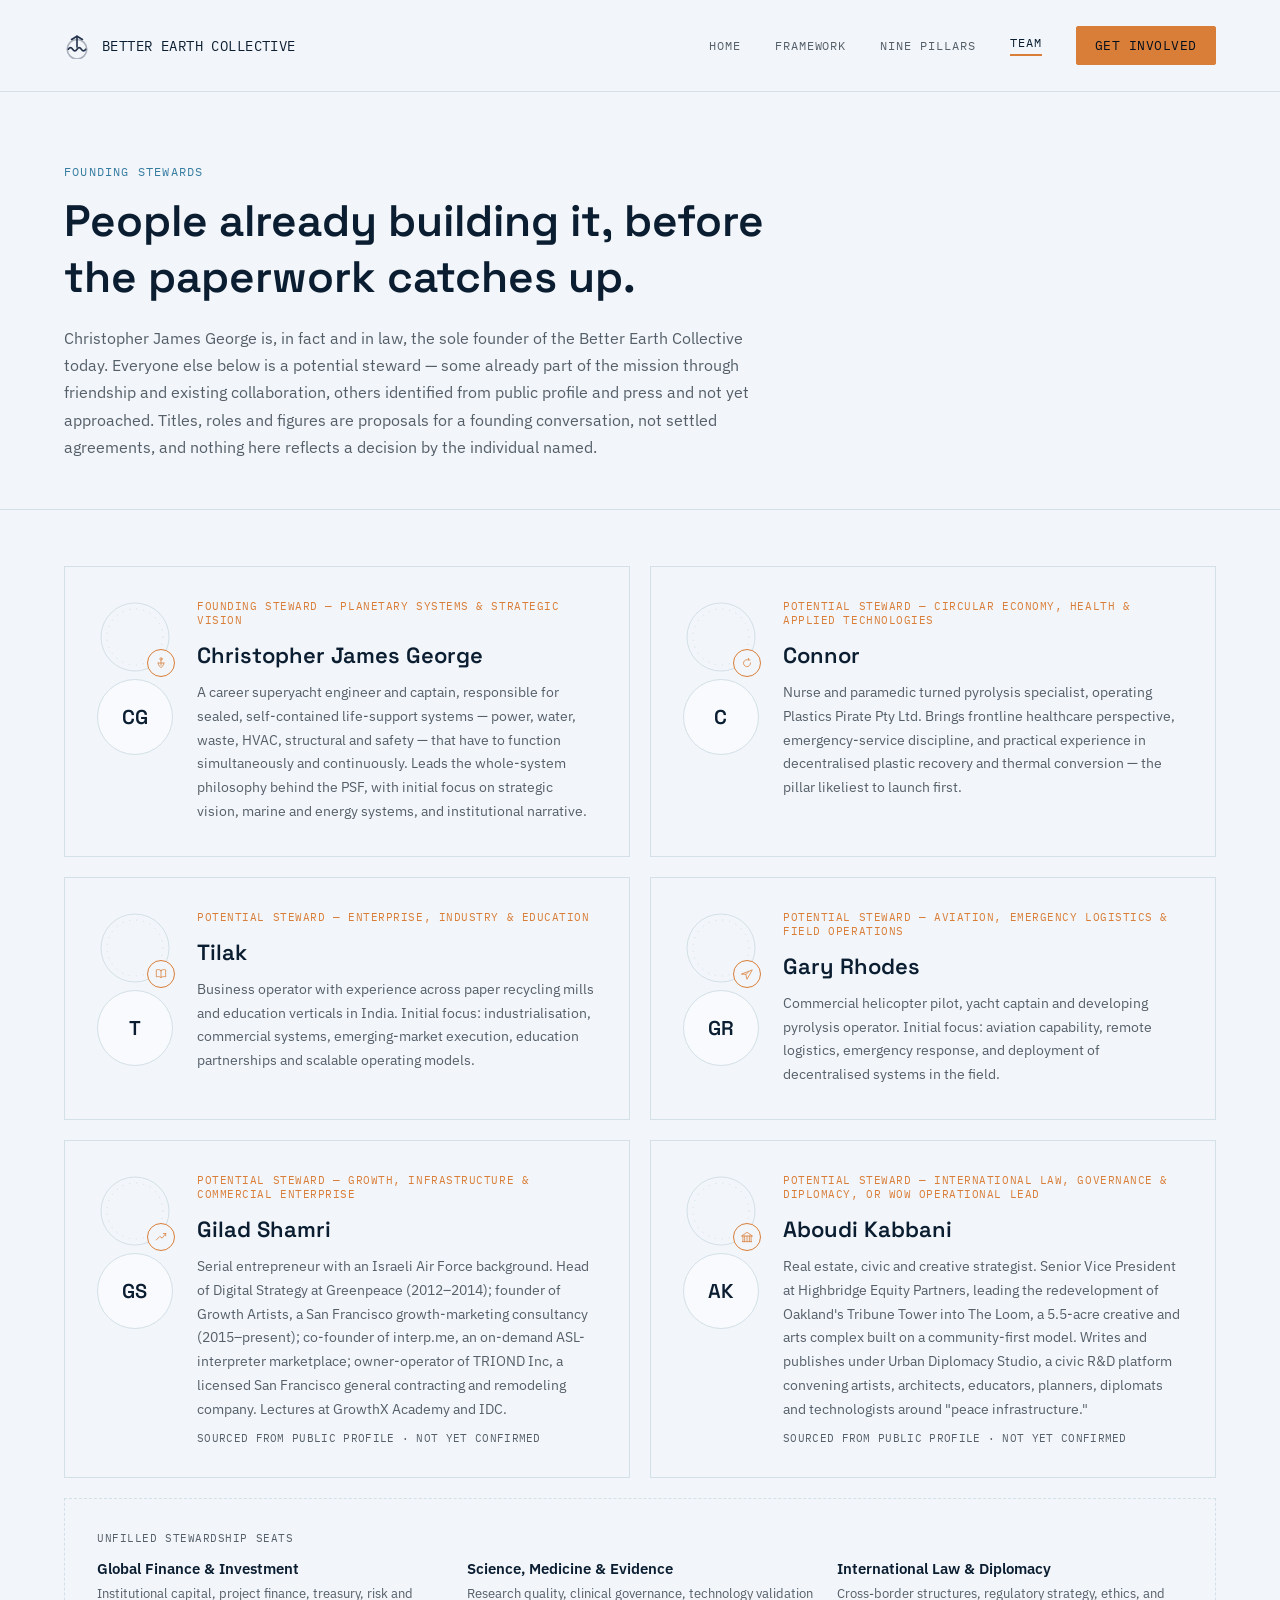
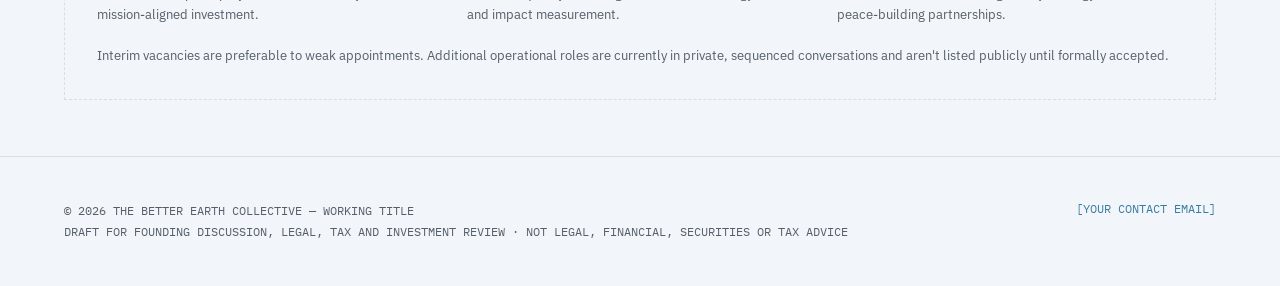
<file: team.html>
<!doctype html>
<html lang="en">
<head>
<meta charset="utf-8">
<meta name="viewport" content="width=device-width, initial-scale=1">
<title>Team — Better Earth Collective</title>
<meta name="description" content="Founding and potential stewards of the Better Earth Collective.">
<link rel="stylesheet" href="https://fonts.googleapis.com/css2?family=Space+Grotesk:wght@500;600;700&family=IBM+Plex+Sans:wght@400;500&family=IBM+Plex+Mono:wght@400;500&display=swap">
<link rel="stylesheet" href="styles.css">
</head>
<body>
<div class="page">

  <nav class="nav">
    <div class="brand">
      <svg width="26" height="26" viewBox="0 0 24 24" fill="none" stroke="#23324a" stroke-width="1.5">
        <path d="M4 15 Q6 12 8 15 T12 15 T16 15 T20 15" stroke-linecap="round"/>
        <path d="M12 3 L12 13" stroke-linecap="round"/>
        <path d="M7 6 L12 3 L17 6" stroke-linecap="round" stroke-linejoin="round"/>
        <circle cx="12" cy="15" r="9" stroke-opacity="0.35"/>
      </svg>
      <span class="brand-name">BETTER EARTH COLLECTIVE</span>
    </div>
    <div class="nav-links">
      <a class="navlink" href="index.html">Home</a>
      <a class="navlink" href="framework.html">Framework</a>
      <a class="navlink" href="pillars.html">Nine Pillars</a>
      <a class="navlink active" href="team.html">Team</a>
      <a class="btn btn-primary btn-sm" href="contact.html">Get Involved</a>
    </div>
  </nav>

  <section class="section" style="padding:72px 64px 48px;border-bottom:1px solid var(--paper-line);">
    <div class="mono" style="font-size:12px;letter-spacing:0.1em;color:var(--steel);margin-bottom:14px;">FOUNDING STEWARDS</div>
    <h1 class="display" style="font-size:44px;font-weight:600;margin:0 0 20px;max-width:740px;">People already building it, before the paperwork catches up.</h1>
    <p style="font-size:16px;line-height:1.7;color:var(--ink-soft);max-width:700px;margin:0;">Christopher James George is, in fact and in law, the sole founder of the Better Earth Collective today. Everyone else below is a potential steward — some already part of the mission through friendship and existing collaboration, others identified from public profile and press and not yet approached. Titles, roles and figures are proposals for a founding conversation, not settled agreements, and nothing here reflects a decision by the individual named.</p>
  </section>

  <section class="section" style="padding:56px 64px;">
    <div class="grid-2" style="display:grid;grid-template-columns:repeat(2, minmax(0,1fr));gap:20px;">

      <div class="person">
        <div class="avatar">
          <svg class="rosette" viewBox="0 0 76 76" fill="none" stroke="var(--paper-line)"><circle cx="38" cy="38" r="34" stroke-width="1"/><circle cx="38" cy="38" r="28" stroke-width="1" stroke-dasharray="1 6"/></svg>
          <div class="avatar-ring"><span class="avatar-mono">CG</span></div>
          <div class="avatar-badge"><svg viewBox="0 0 48 48" fill="none" stroke="currentColor" stroke-width="2.6" stroke-linecap="round" stroke-linejoin="round"><circle cx="24" cy="10" r="4"/><path d="M24 14 V32"/><path d="M14 24 H34"/><path d="M14 24 C14 34 24 40 24 40 C24 40 34 34 34 24"/></svg></div>
        </div>
        <div>
          <div class="mono" style="font-size:11px;color:var(--copper);letter-spacing:0.05em;margin-bottom:14px;">FOUNDING STEWARD — PLANETARY SYSTEMS & STRATEGIC VISION</div>
          <h3 class="display" style="font-size:22px;font-weight:600;margin:0 0 12px;">Christopher James George</h3>
          <p style="font-size:14px;line-height:1.7;color:var(--ink-soft);margin:0;">A career superyacht engineer and captain, responsible for sealed, self-contained life-support systems — power, water, waste, HVAC, structural and safety — that have to function simultaneously and continuously. Leads the whole-system philosophy behind the PSF, with initial focus on strategic vision, marine and energy systems, and institutional narrative.</p>
        </div>
      </div>

      <div class="person">
        <div class="avatar">
          <svg class="rosette" viewBox="0 0 76 76" fill="none" stroke="var(--paper-line)"><circle cx="38" cy="38" r="34" stroke-width="1"/><circle cx="38" cy="38" r="28" stroke-width="1" stroke-dasharray="1 6"/></svg>
          <div class="avatar-ring"><span class="avatar-mono">C</span></div>
          <div class="avatar-badge"><svg viewBox="0 0 48 48" fill="none" stroke="currentColor" stroke-width="2.6" stroke-linecap="round" stroke-linejoin="round"><path d="M36 24 A12 12 0 1 1 29 13.5"/><path d="M29 8 L29 13.5 L34.5 13.5"/></svg></div>
        </div>
        <div>
          <div class="mono" style="font-size:11px;color:var(--copper);letter-spacing:0.05em;margin-bottom:14px;">POTENTIAL STEWARD — CIRCULAR ECONOMY, HEALTH & APPLIED TECHNOLOGIES</div>
          <h3 class="display" style="font-size:22px;font-weight:600;margin:0 0 12px;">Connor</h3>
          <p style="font-size:14px;line-height:1.7;color:var(--ink-soft);margin:0;">Nurse and paramedic turned pyrolysis specialist, operating Plastics Pirate Pty Ltd. Brings frontline healthcare perspective, emergency-service discipline, and practical experience in decentralised plastic recovery and thermal conversion — the pillar likeliest to launch first.</p>
        </div>
      </div>

      <div class="person">
        <div class="avatar">
          <svg class="rosette" viewBox="0 0 76 76" fill="none" stroke="var(--paper-line)"><circle cx="38" cy="38" r="34" stroke-width="1"/><circle cx="38" cy="38" r="28" stroke-width="1" stroke-dasharray="1 6"/></svg>
          <div class="avatar-ring"><span class="avatar-mono">T</span></div>
          <div class="avatar-badge"><svg viewBox="0 0 48 48" fill="none" stroke="currentColor" stroke-width="2.6" stroke-linecap="round" stroke-linejoin="round"><path d="M24 12 C19 8 12 8 8 10 V34 C12 32 19 32 24 36 C29 32 36 32 40 34 V10 C36 8 29 8 24 12 Z"/><path d="M24 12 V36"/></svg></div>
        </div>
        <div>
          <div class="mono" style="font-size:11px;color:var(--copper);letter-spacing:0.05em;margin-bottom:14px;">POTENTIAL STEWARD — ENTERPRISE, INDUSTRY & EDUCATION</div>
          <h3 class="display" style="font-size:22px;font-weight:600;margin:0 0 12px;">Tilak</h3>
          <p style="font-size:14px;line-height:1.7;color:var(--ink-soft);margin:0;">Business operator with experience across paper recycling mills and education verticals in India. Initial focus: industrialisation, commercial systems, emerging-market execution, education partnerships and scalable operating models.</p>
        </div>
      </div>

      <div class="person">
        <div class="avatar">
          <svg class="rosette" viewBox="0 0 76 76" fill="none" stroke="var(--paper-line)"><circle cx="38" cy="38" r="34" stroke-width="1"/><circle cx="38" cy="38" r="28" stroke-width="1" stroke-dasharray="1 6"/></svg>
          <div class="avatar-ring"><span class="avatar-mono">GR</span></div>
          <div class="avatar-badge"><svg viewBox="0 0 48 48" fill="none" stroke="currentColor" stroke-width="2.6" stroke-linecap="round" stroke-linejoin="round"><path d="M6 24 L42 10 L24 42 L20 26 Z"/><path d="M20 26 L30 16"/></svg></div>
        </div>
        <div>
          <div class="mono" style="font-size:11px;color:var(--copper);letter-spacing:0.05em;margin-bottom:14px;">POTENTIAL STEWARD — AVIATION, EMERGENCY LOGISTICS & FIELD OPERATIONS</div>
          <h3 class="display" style="font-size:22px;font-weight:600;margin:0 0 12px;">Gary Rhodes</h3>
          <p style="font-size:14px;line-height:1.7;color:var(--ink-soft);margin:0;">Commercial helicopter pilot, yacht captain and developing pyrolysis operator. Initial focus: aviation capability, remote logistics, emergency response, and deployment of decentralised systems in the field.</p>
        </div>
      </div>

      <div class="person">
        <div class="avatar">
          <svg class="rosette" viewBox="0 0 76 76" fill="none" stroke="var(--paper-line)"><circle cx="38" cy="38" r="34" stroke-width="1"/><circle cx="38" cy="38" r="28" stroke-width="1" stroke-dasharray="1 6"/></svg>
          <div class="avatar-ring"><span class="avatar-mono">GS</span></div>
          <div class="avatar-badge"><svg viewBox="0 0 48 48" fill="none" stroke="currentColor" stroke-width="2.6" stroke-linecap="round" stroke-linejoin="round"><path d="M8 34 L20 22 L28 28 L40 12"/><path d="M32 12 H40 V20"/></svg></div>
        </div>
        <div>
          <div class="mono" style="font-size:11px;color:var(--copper);letter-spacing:0.05em;margin-bottom:14px;">POTENTIAL STEWARD — GROWTH, INFRASTRUCTURE & COMMERCIAL ENTERPRISE</div>
          <h3 class="display" style="font-size:22px;font-weight:600;margin:0 0 12px;">Gilad Shamri</h3>
          <p style="font-size:14px;line-height:1.7;color:var(--ink-soft);margin:0 0 10px;">Serial entrepreneur with an Israeli Air Force background. Head of Digital Strategy at Greenpeace (2012–2014); founder of Growth Artists, a San Francisco growth-marketing consultancy (2015–present); co-founder of interp.me, an on-demand ASL-interpreter marketplace; owner-operator of TRIOND Inc, a licensed San Francisco general contracting and remodeling company. Lectures at GrowthX Academy and IDC.</p>
          <div class="mono" style="font-size:10.5px;color:var(--ink-soft);letter-spacing:0.03em;">SOURCED FROM PUBLIC PROFILE · NOT YET CONFIRMED</div>
        </div>
      </div>

      <div class="person">
        <div class="avatar">
          <svg class="rosette" viewBox="0 0 76 76" fill="none" stroke="var(--paper-line)"><circle cx="38" cy="38" r="34" stroke-width="1"/><circle cx="38" cy="38" r="28" stroke-width="1" stroke-dasharray="1 6"/></svg>
          <div class="avatar-ring"><span class="avatar-mono">AK</span></div>
          <div class="avatar-badge"><svg viewBox="0 0 48 48" fill="none" stroke="currentColor" stroke-width="2.6" stroke-linecap="round" stroke-linejoin="round"><path d="M8 40 H40"/><path d="M10 40 V20 M16 40 V20 M24 40 V20 M32 40 V20 M38 40 V20"/><path d="M6 20 L24 8 L42 20 Z"/></svg></div>
        </div>
        <div>
          <div class="mono" style="font-size:11px;color:var(--copper);letter-spacing:0.05em;margin-bottom:14px;">POTENTIAL STEWARD — INTERNATIONAL LAW, GOVERNANCE & DIPLOMACY, OR WOW OPERATIONAL LEAD</div>
          <h3 class="display" style="font-size:22px;font-weight:600;margin:0 0 12px;">Aboudi Kabbani</h3>
          <p style="font-size:14px;line-height:1.7;color:var(--ink-soft);margin:0 0 10px;">Real estate, civic and creative strategist. Senior Vice President at Highbridge Equity Partners, leading the redevelopment of Oakland's Tribune Tower into The Loom, a 5.5-acre creative and arts complex built on a community-first model. Writes and publishes under Urban Diplomacy Studio, a civic R&D platform convening artists, architects, educators, planners, diplomats and technologists around "peace infrastructure."</p>
          <div class="mono" style="font-size:10.5px;color:var(--ink-soft);letter-spacing:0.03em;">SOURCED FROM PUBLIC PROFILE · NOT YET CONFIRMED</div>
        </div>
      </div>

    </div>

    <div style="margin-top:20px;border:1px dashed var(--paper-line);padding:32px;">
      <div class="mono" style="font-size:11px;color:var(--ink-soft);letter-spacing:0.05em;margin-bottom:14px;">UNFILLED STEWARDSHIP SEATS</div>
      <div class="grid-3" style="display:grid;grid-template-columns:repeat(3, minmax(0,1fr));gap:24px;">
        <div>
          <h4 style="font-size:14.5px;font-weight:600;margin:0 0 6px;">Global Finance & Investment</h4>
          <p style="font-size:13px;line-height:1.6;color:var(--ink-soft);margin:0;">Institutional capital, project finance, treasury, risk and mission-aligned investment.</p>
        </div>
        <div>
          <h4 style="font-size:14.5px;font-weight:600;margin:0 0 6px;">Science, Medicine & Evidence</h4>
          <p style="font-size:13px;line-height:1.6;color:var(--ink-soft);margin:0;">Research quality, clinical governance, technology validation and impact measurement.</p>
        </div>
        <div>
          <h4 style="font-size:14.5px;font-weight:600;margin:0 0 6px;">International Law & Diplomacy</h4>
          <p style="font-size:13px;line-height:1.6;color:var(--ink-soft);margin:0;">Cross-border structures, regulatory strategy, ethics, and peace-building partnerships.</p>
        </div>
      </div>
      <p style="font-size:13px;line-height:1.6;color:var(--ink-soft);margin:20px 0 0;">Interim vacancies are preferable to weak appointments. Additional operational roles are currently in private, sequenced conversations and aren't listed publicly until formally accepted.</p>
    </div>
  </section>

  <footer class="footer">
    <div class="footer-legal">
      © 2026 THE BETTER EARTH COLLECTIVE — WORKING TITLE<br/>
      DRAFT FOR FOUNDING DISCUSSION, LEGAL, TAX AND INVESTMENT REVIEW · NOT LEGAL, FINANCIAL, SECURITIES OR TAX ADVICE
    </div>
    <a class="footer-contact" href="mailto:YOUR-EMAIL@example.com">[YOUR CONTACT EMAIL]</a>
  </footer>

</div>
</body>
</html>
</file>
<file: styles.css>
:root{
  --paper:oklch(97% 0.006 250);
  --paper-line:oklch(90% 0.018 235);
  --navy:oklch(23% 0.045 250);
  --navy-deep:oklch(16% 0.035 250);
  --steel:oklch(56% 0.09 235);
  --steel-light:oklch(76% 0.06 230);
  --copper:oklch(68% 0.14 55);
  --ink-soft:oklch(48% 0.02 250);
}
*{box-sizing:border-box;}
html,body{margin:0;padding:0;}
body{background:var(--paper);font-family:'IBM Plex Sans',sans-serif;color:var(--navy);}
a{color:var(--steel);text-decoration:none;}
a:hover{color:var(--copper);}
.mono{font-family:'IBM Plex Mono',monospace;}
.display{font-family:'Space Grotesk',sans-serif;}
.page{max-width:1440px;margin:0 auto;background:var(--paper);}

/* Nav */
.nav{display:flex;justify-content:space-between;align-items:center;padding:26px 64px;border-bottom:1px solid var(--paper-line);background:var(--paper);}
.brand{display:flex;align-items:center;gap:12px;}
.brand-name{font-family:'IBM Plex Mono',monospace;font-size:14px;letter-spacing:0.03em;}
.nav-links{display:flex;gap:34px;align-items:center;}
.navlink{font-family:'IBM Plex Mono',monospace;font-size:12px;text-transform:uppercase;letter-spacing:0.08em;color:var(--ink-soft);text-decoration:none;}
.navlink:hover{color:var(--copper);}
.navlink.active{color:var(--navy);border-bottom:2px solid var(--copper);padding-bottom:4px;}

/* Buttons */
.btn{display:inline-flex;align-items:center;gap:8px;padding:14px 26px;font-family:'IBM Plex Mono',monospace;font-size:13px;letter-spacing:0.04em;text-transform:uppercase;border-radius:2px;cursor:pointer;border:none;}
.btn-sm{padding:10px 18px;}
.btn-primary{background:var(--copper);color:var(--navy-deep);border:1px solid var(--copper);}
.btn-ghost{background:transparent;color:var(--steel-light);border:1px solid oklch(50% 0.05 235);}

/* Footer */
.footer{padding:44px 64px;border-top:1px solid var(--paper-line);display:flex;justify-content:space-between;align-items:flex-start;flex-wrap:wrap;gap:16px;}
.footer-legal{font-family:'IBM Plex Mono',monospace;font-size:11.5px;color:var(--ink-soft);line-height:1.8;}
.footer-contact{font-family:'IBM Plex Mono',monospace;font-size:11.5px;color:var(--steel);}

/* Pillar icon badges */
.picon{width:56px;height:56px;border-radius:50%;border:1px solid var(--paper-line);display:flex;align-items:center;justify-content:center;color:var(--steel);margin-bottom:20px;flex-shrink:0;}
.picon svg{width:26px;height:26px;}
.picon-sm{width:34px;height:34px;border-radius:50%;border:1px solid var(--steel);display:flex;align-items:center;justify-content:center;color:var(--steel);flex-shrink:0;margin-bottom:0;}
.picon-sm svg{width:18px;height:18px;}
.pcard{border:1px solid var(--paper-line);background:var(--paper);padding:30px;}

/* Team */
.person{display:flex;gap:24px;align-items:flex-start;border:1px solid var(--paper-line);padding:32px;}
.avatar{position:relative;width:76px;height:76px;flex-shrink:0;}
.avatar-ring{width:76px;height:76px;border-radius:50%;border:1px solid var(--paper-line);background:oklch(98.5% 0.004 250);display:flex;align-items:center;justify-content:center;}
.avatar-ring svg.rosette{position:absolute;top:0;left:0;width:76px;height:76px;}
.avatar-mono{font-family:'Space Grotesk',sans-serif;font-weight:600;font-size:20px;color:var(--navy);letter-spacing:0.02em;}
.avatar-badge{position:absolute;bottom:-2px;right:-2px;width:28px;height:28px;border-radius:50%;background:var(--paper);border:1px solid var(--copper);display:flex;align-items:center;justify-content:center;color:var(--copper);}
.avatar-badge svg{width:14px;height:14px;}

/* Contact form */
.field{border:1px solid var(--paper-line);background:var(--paper);padding:14px 16px;font-family:'IBM Plex Sans',sans-serif;font-size:14px;color:var(--ink-soft);}
.label{font-family:'IBM Plex Mono',monospace;font-size:11px;letter-spacing:0.06em;color:var(--ink-soft);text-transform:uppercase;margin-bottom:8px;display:block;}

/* Hero */
.hero{position:relative;background:var(--navy-deep);padding:96px 64px 88px;overflow:hidden;
  background-image:
    linear-gradient(oklch(30% 0.04 250 / 0.5) 1px, transparent 1px),
    linear-gradient(90deg, oklch(30% 0.04 250 / 0.5) 1px, transparent 1px);
  background-size:40px 40px;}

/* Responsive */
@media (max-width: 900px){
  .nav{padding:20px 24px;flex-wrap:wrap;gap:14px;}
  .nav-links{gap:18px;flex-wrap:wrap;}
  .hero{padding:56px 24px 48px;}
  .hero h1{font-size:36px !important;}
  .grid-3{grid-template-columns:1fr !important;}
  .grid-2{grid-template-columns:1fr !important;}
  section, .section{padding:48px 24px !important;}
  .footer{padding:32px 24px;}
}
</file>
